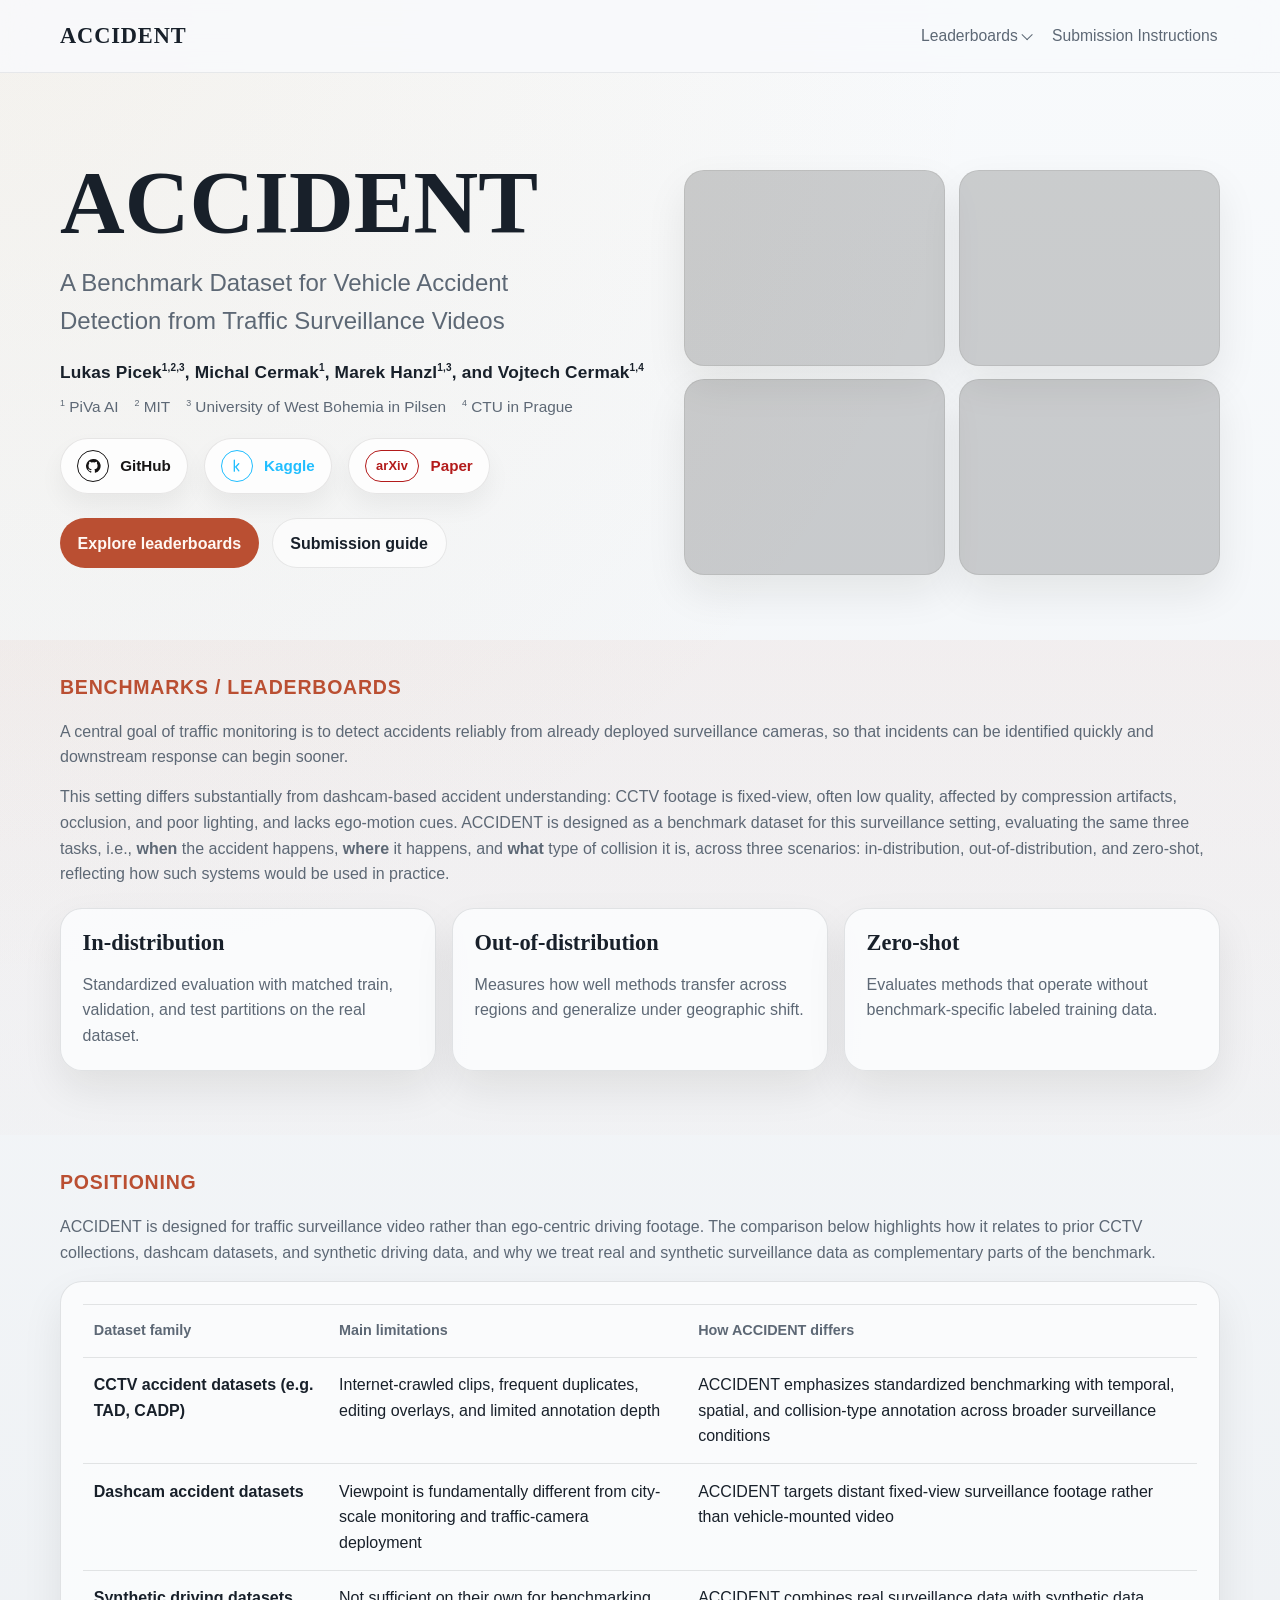
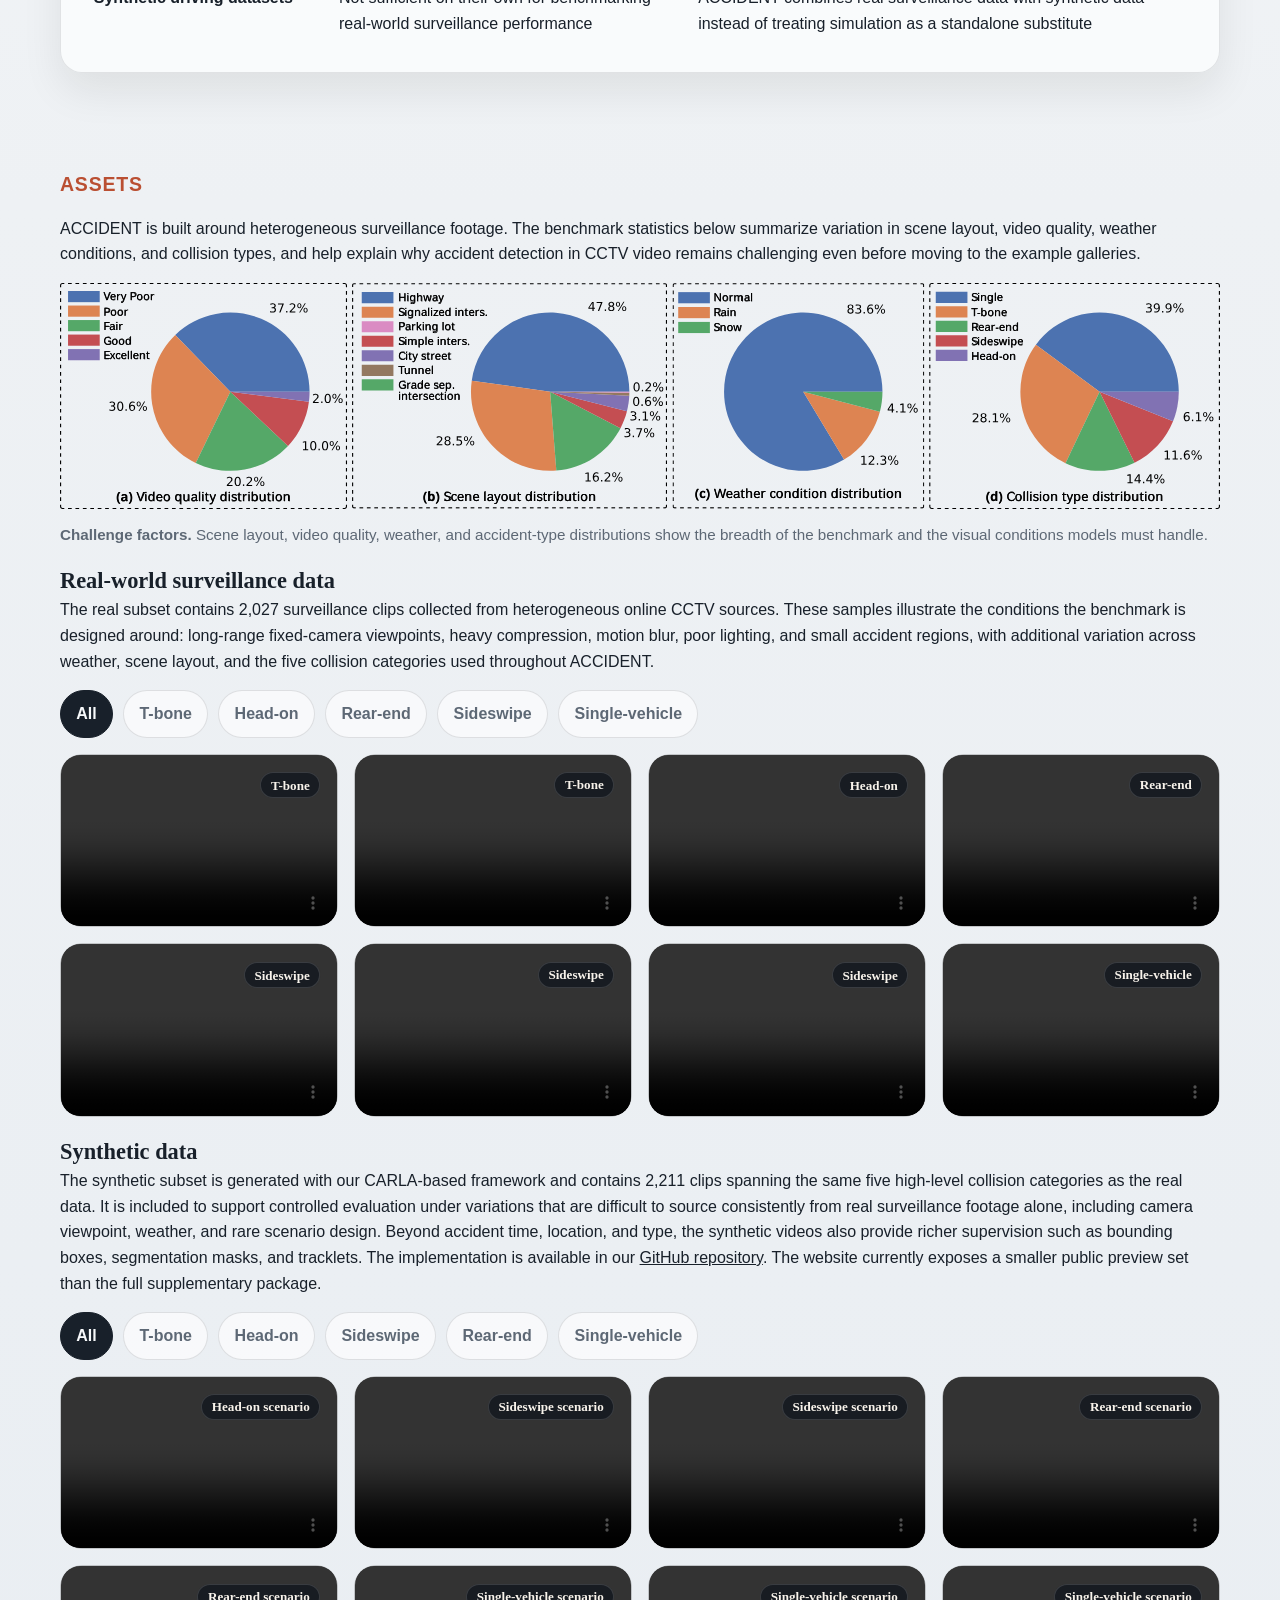
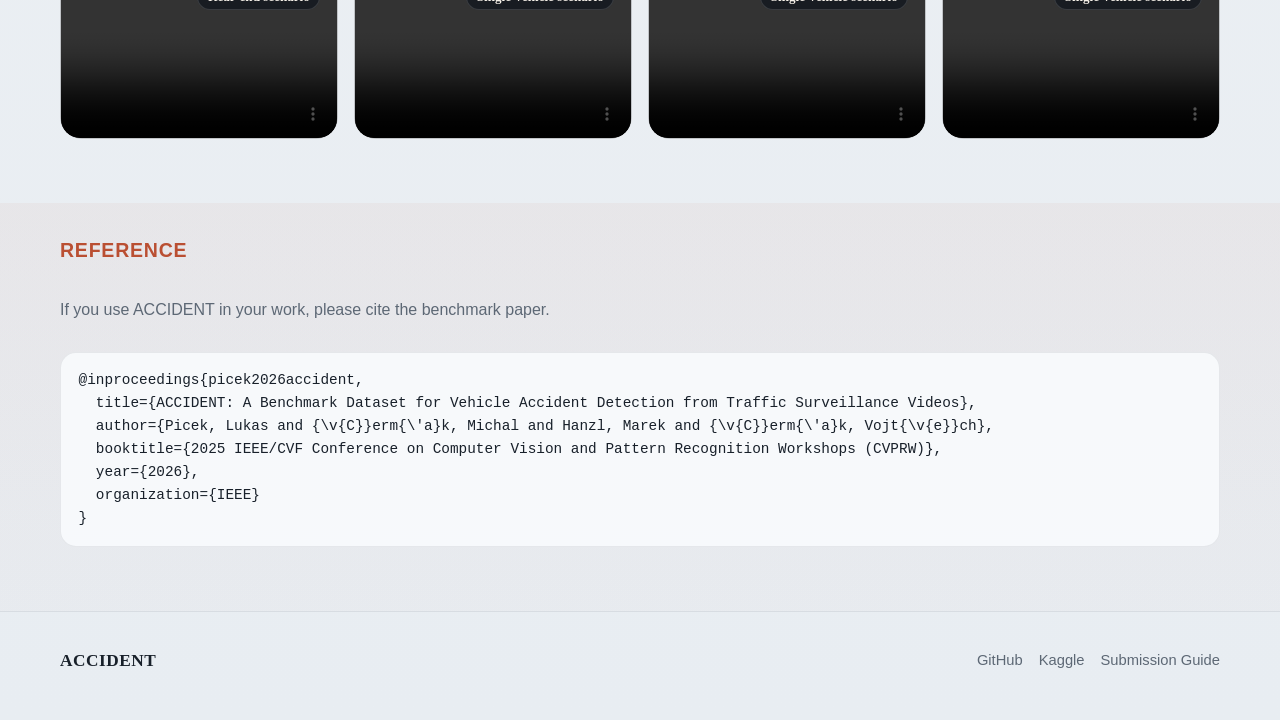
<file: index.html>
<!DOCTYPE html>
<html lang="en">

<head>
    <meta charset="UTF-8">
    <meta name="viewport" content="width=device-width, initial-scale=1.0">
    <title>ACCIDENT Project Page</title>
    <meta name="description" content="ACCIDENT: a benchmark dataset for vehicle accident detection from traffic surveillance videos">
    <link rel="canonical" href="https://accidentbench.github.io/">
    <meta property="og:type" content="website">
    <meta property="og:title" content="ACCIDENT Project Page">
    <meta property="og:description" content="ACCIDENT: a benchmark dataset for vehicle accident detection from traffic surveillance videos">
    <meta property="og:url" content="https://accidentbench.github.io/">
    <meta property="og:image" content="https://accidentbench.github.io/assets/figures/main.png">
    <meta name="twitter:card" content="summary_large_image">
    <meta name="twitter:title" content="ACCIDENT Project Page">
    <meta name="twitter:description" content="ACCIDENT: a benchmark dataset for vehicle accident detection from traffic surveillance videos">
    <meta name="twitter:image" content="https://accidentbench.github.io/assets/figures/main.png">
    <link rel="stylesheet" href="assets/css/site.css">
    <script data-goatcounter="https://accidentbench.goatcounter.com/count" async src="//gc.zgo.at/count.js"></script>
    <script type="application/ld+json">
    {
      "@context": "https://schema.org",
      "@type": "Dataset",
      "name": "ACCIDENT",
      "description": "A benchmark dataset for vehicle accident detection from traffic surveillance videos, with in-distribution, out-of-distribution, and zero-shot leaderboards.",
      "url": "https://accidentbench.github.io/",
      "keywords": [
        "vehicle accident detection",
        "traffic surveillance",
        "CCTV",
        "benchmark dataset",
        "leaderboard"
      ],
      "creator": [
        { "@type": "Person", "name": "Lukas Picek" },
        { "@type": "Person", "name": "Michal Cermak" },
        { "@type": "Person", "name": "Marek Hanzl" },
        { "@type": "Person", "name": "Vojtech Cermak" }
      ],
      "sameAs": [
        "https://github.com/accidentbench/ACCIDENT",
        "https://www.kaggle.com/datasets/picekl/accident",
        "https://arxiv.org/abs/2604.09819"
      ],
      "includedInDataCatalog": {
        "@type": "DataCatalog",
        "name": "ACCIDENT Benchmark"
      }
    }
    </script>
</head>

<body>
    <header class="site-header">
        <div class="container nav-shell">
            <a class="brand" href="#top">ACCIDENT</a>
            <nav class="main-nav" aria-label="Primary">
                <div class="nav-dropdown">
                    <button class="nav-dropdown-toggle" type="button" aria-expanded="false" aria-haspopup="true">
                        Leaderboards
                    </button>
                    <div class="nav-dropdown-menu" role="menu" aria-label="Benchmark leaderboards">
                        <a href="benchmarks/in-distribution/index.html" role="menuitem">In-distribution</a>
                        <a href="benchmarks/out-of-distribution/index.html" role="menuitem">Out-of-distribution</a>
                        <a href="benchmarks/zero-shot/index.html" role="menuitem">Zero-shot</a>
                    </div>
                </div>
                <a href="submission/index.html">Submission Instructions</a>
            </nav>
        </div>
    </header>

    <main id="top">
        <section class="hero">
            <div class="container hero-grid">
                <div class="hero-copy">
                    <h1>ACCIDENT</h1>
                    <p class="hero-subtitle">A Benchmark Dataset for Vehicle Accident Detection from Traffic
                        Surveillance Videos</p>
                    <p class="hero-authors">
                        Lukas Picek<sup>1,2,3</sup>, Michal Cermak<sup>1</sup>, Marek Hanzl<sup>1,3</sup>, and Vojtech
                        Cermak<sup>1,4</sup>
                    </p>
                    <p class="hero-affiliations">
                        <span><sup>1</sup> PiVa AI</span>
                        <span><sup>2</sup> MIT</span>
                        <span><sup>3</sup> University of West Bohemia in Pilsen</span>
                        <span><sup>4</sup> CTU in Prague</span>
                    </p>
                    <div class="platform-links" aria-label="External project links">
                        <a class="platform-link platform-link-github" href="https://github.com/accidentbench/ACCIDENT"
                            target="_blank" rel="noreferrer">
                            <span class="platform-icon" aria-hidden="true">
                                <svg viewBox="0 0 24 24" focusable="false">
                                    <path
                                        d="M12 1.5a10.5 10.5 0 0 0-3.32 20.46c.53.1.72-.23.72-.51v-1.81c-2.94.64-3.56-1.25-3.56-1.25-.48-1.2-1.17-1.52-1.17-1.52-.96-.66.07-.65.07-.65 1.05.08 1.61 1.08 1.61 1.08.95 1.61 2.48 1.15 3.08.87.09-.68.37-1.15.67-1.41-2.35-.27-4.81-1.18-4.81-5.24 0-1.16.42-2.11 1.09-2.86-.11-.27-.47-1.37.1-2.85 0 0 .9-.29 2.94 1.09a10.18 10.18 0 0 1 5.36 0c2.03-1.38 2.93-1.09 2.93-1.09.58 1.48.22 2.58.11 2.85.68.75 1.09 1.7 1.09 2.86 0 4.07-2.47 4.96-4.83 5.22.38.33.72.97.72 1.97v2.92c0 .28.19.62.73.51A10.5 10.5 0 0 0 12 1.5Z">
                                    </path>
                                </svg>
                            </span>
                            <span>GitHub</span>
                        </a>
                        <a class="platform-link platform-link-kaggle"
                            href="https://www.kaggle.com/datasets/picekl/accident" target="_blank" rel="noreferrer">
                            <span class="platform-icon" aria-hidden="true">
                                <svg viewBox="0 0 24 24" focusable="false">
                                    <path
                                        d="M7 3.25a1 1 0 0 1 2 0v10.02l4.82-5.22a1 1 0 1 1 1.46 1.36L11.5 13.5l4.01 5.09a1 1 0 0 1-1.57 1.24L9 13.56v6.19a1 1 0 1 1-2 0V3.25Z">
                                    </path>
                                </svg>
                            </span>
                            <span>Kaggle</span>
                        </a>
                        <a class="platform-link platform-link-arxiv" href="https://arxiv.org/abs/2604.09819"
                            target="_blank" rel="noreferrer">
                            <span class="platform-wordmark" aria-hidden="true">arXiv</span>
                            <span>Paper</span>
                        </a>
                    </div>
                    <div class="hero-actions">
                        <a class="button button-primary" href="#benchmark-heading">Explore leaderboards</a>
                        <a class="button button-secondary" href="submission/index.html">Submission guide</a>
                    </div>
                </div>
                <div class="hero-media">
                    <div class="hero-video-grid" aria-label="Representative ACCIDENT video previews">
                        <video autoplay muted loop playsinline preload="metadata">
                            <source src="./assets/videos/real-world/tbone%20(3).mp4" type="video/mp4">
                        </video>
                        <video autoplay muted loop playsinline preload="metadata">
                            <source src="./assets/videos/real-world/rearend (3).mp4" type="video/mp4">
                        </video>
                        <video autoplay muted loop playsinline preload="metadata">
                            <source src="./assets/videos/real-world/sideswipe.mp4" type="video/mp4">
                        </video>
                        <video autoplay muted loop playsinline preload="metadata">
                            <source src="./assets/videos/real-world/single%20(2).mp4" type="video/mp4">
                        </video>
                    </div>
                </div>
            </div>
        </section>

        <section id="benchmark" class="section section-accent">
            <div class="container">
                <div class="section-heading section-heading-anchor" id="benchmark-heading">
                    <p class="eyebrow">Benchmarks / Leaderboards</p>
                </div>
                <div class="benchmark-intro">
                    <p>
                        A central goal of traffic monitoring is to detect accidents reliably from already deployed
                        surveillance cameras, so that incidents can be identified quickly and downstream response can
                        begin sooner.
                    </p>
                    <p>
                        This setting differs substantially from dashcam-based accident understanding: CCTV footage is
                        fixed-view, often low quality, affected by compression artifacts, occlusion, and poor lighting,
                        and lacks ego-motion cues. ACCIDENT is designed as a benchmark dataset for this surveillance
                        setting, evaluating the same three tasks, i.e., <b>when</b> the accident happens, <b>where</b> it happens, and <b>what</b>
                        type of collision it is, across three scenarios: in-distribution, out-of-distribution, and
                        zero-shot, reflecting how such systems would be used in practice.
                    </p>
                </div>
                <div class="benchmark-grid">
                    <a class="leaderboard-link-card track-card" href="benchmarks/in-distribution/index.html">
                        <h3>In-distribution</h3>
                        <p>Standardized evaluation with matched train, validation, and test partitions on the real
                            dataset.</p>
                    </a>
                    <a class="leaderboard-link-card track-card" href="benchmarks/out-of-distribution/index.html">
                        <h3>Out-of-distribution</h3>
                        <p>Measures how well methods transfer across regions and generalize under geographic shift.</p>
                    </a>
                    <a class="leaderboard-link-card track-card" href="benchmarks/zero-shot/index.html">
                        <h3>Zero-shot</h3>
                        <p>Evaluates methods that operate without benchmark-specific labeled training data.</p>
                    </a>
                </div>
            </div>
        </section>

        <section id="comparison" class="section">
            <div class="container">
                <div class="section-heading">
                    <p class="eyebrow">Positioning</p>
                </div>
                <p class="section-text comparison-intro">
                    ACCIDENT is designed for traffic surveillance video rather than ego-centric driving footage. The
                    comparison below highlights how it relates to prior CCTV collections, dashcam datasets, and
                    synthetic driving data, and why we treat real and synthetic surveillance data as complementary parts
                    of the benchmark.
                </p>
                <div class="table-card comparison-card">
                    <table>
                        <thead>
                            <tr>
                                <th>Dataset family</th>
                                <th>Main limitations</th>
                                <th>How ACCIDENT differs</th>
                            </tr>
                        </thead>
                        <tbody>
                            <tr>
                                <td><strong>CCTV accident datasets (e.g. TAD, CADP)</strong></td>
                                <td>Internet-crawled clips, frequent duplicates, editing overlays, and limited
                                    annotation depth</td>
                                <td>ACCIDENT emphasizes standardized benchmarking with temporal, spatial, and
                                    collision-type annotation across broader surveillance conditions</td>
                            </tr>
                            <tr>
                                <td><strong>Dashcam accident datasets</strong></td>
                                <td>Viewpoint is fundamentally different from city-scale monitoring and traffic-camera
                                    deployment</td>
                                <td>ACCIDENT targets distant fixed-view surveillance footage rather than vehicle-mounted
                                    video</td>
                            </tr>
                            <tr>
                                <td><strong>Synthetic driving datasets</strong></td>
                                <td>Not sufficient on their own for benchmarking real-world surveillance performance
                                </td>
                                <td>ACCIDENT combines real surveillance data with synthetic data instead of treating
                                    simulation as a standalone substitute</td>
                            </tr>
                        </tbody>
                    </table>
                </div>
            </div>
        </section>

        <section id="assets" class="section">
            <div class="container">
                <div class="section-heading">
                    <p class="eyebrow">Assets</p>
                </div>
                <div class="asset-stack">
                    <div class="asset-subsection">
                        <div class="asset-subsection-head">
                            <p>ACCIDENT is built around heterogeneous surveillance footage. The benchmark statistics
                                below summarize variation in scene layout, video quality, weather conditions, and
                                collision types, and help explain why accident detection in CCTV video remains
                                challenging even before moving to the example galleries.</p>
                        </div>
                        <div class="asset-grid asset-grid-figures asset-grid-single">
                            <figure class="asset-figure">
                                <img src="./assets/figures/group-13.svg" alt="Dataset statistics figure">
                                <figcaption>
                                    <strong>Challenge factors.</strong> Scene layout, video quality, weather, and
                                    accident-type distributions show the breadth of the benchmark and the visual
                                    conditions models must handle.
                                </figcaption>
                            </figure>
                        </div>
                    </div>

                    <div class="asset-subsection">
                        <div class="asset-subsection-head">
                            <h3>Real-world surveillance data</h3>
                            <p>The real subset contains 2,027 surveillance clips collected from heterogeneous online
                                CCTV sources. These samples illustrate the conditions the benchmark is designed around:
                                long-range fixed-camera viewpoints, heavy compression, motion blur, poor lighting, and
                                small accident regions, with additional variation across weather, scene layout, and the
                                five collision categories used throughout ACCIDENT.</p>
                        </div>
                        <div class="asset-filters" role="toolbar" aria-label="Filter real-world examples">
                            <button class="asset-filter-button active" type="button" data-filter-group="real-world"
                                data-filter="all">All</button>
                            <button class="asset-filter-button" type="button" data-filter-group="real-world"
                                data-filter="t-bone">T-bone</button>
                            <button class="asset-filter-button" type="button" data-filter-group="real-world"
                                data-filter="head-on">Head-on</button>
                            <button class="asset-filter-button" type="button" data-filter-group="real-world"
                                data-filter="rear-end">Rear-end</button>
                            <button class="asset-filter-button" type="button" data-filter-group="real-world"
                                data-filter="sideswipe">Sideswipe</button>
                            <button class="asset-filter-button" type="button" data-filter-group="real-world"
                                data-filter="single">Single-vehicle</button>
                        </div>
                        <div class="asset-grid asset-grid-real">
                            <article class="card asset-card asset-card-sample" data-filter-group="real-world"
                                data-type="t-bone">
                                <video controls preload="metadata" muted loop>
                                    <source data-src="./assets/videos/real-world/tbone%20(3).mp4" type="video/mp4">
                                </video>
                                <h4>T-bone</h4>
                            </article>
                            <article class="card asset-card asset-card-sample" data-filter-group="real-world"
                                data-type="t-bone">
                                <video controls preload="metadata" muted loop>
                                    <source data-src="./assets/videos/real-world/tbone%20(4).mp4" type="video/mp4">
                                </video>
                                <h4>T-bone</h4>
                            </article>
                            <article class="card asset-card asset-card-sample" data-filter-group="real-world"
                                data-type="t-bone">
                                <video controls preload="metadata" muted loop>
                                    <source data-src="./assets/videos/real-world/tbone%20(5).mp4" type="video/mp4">
                                </video>
                                <h4>T-bone</h4>
                            </article>
                            <article class="card asset-card asset-card-sample" data-filter-group="real-world"
                                data-type="t-bone">
                                <video controls preload="metadata" muted loop>
                                    <source data-src="./assets/videos/real-world/tbone%20(6).mp4" type="video/mp4">
                                </video>
                                <h4>T-bone</h4>
                            </article>
                            <article class="card asset-card asset-card-sample" data-filter-group="real-world"
                                data-type="head-on">
                                <video controls preload="metadata" muted loop>
                                    <source data-src="./assets/videos/real-world/headon.mp4" type="video/mp4">
                                </video>
                                <h4>Head-on</h4>
                            </article>
                            <article class="card asset-card asset-card-sample" data-filter-group="real-world"
                                data-type="head-on">
                                <video controls preload="metadata" muted loop>
                                    <source data-src="./assets/videos/real-world/headon-nn.mp4" type="video/mp4">
                                </video>
                                <h4>Head-on</h4>
                            </article>
                            <article class="card asset-card asset-card-sample" data-filter-group="real-world"
                                data-type="head-on">
                                <video controls preload="metadata" muted loop>
                                    <source data-src="./assets/videos/real-world/headon-rd.mp4" type="video/mp4">
                                </video>
                                <h4>Head-on</h4>
                            </article>
                            <article class="card asset-card asset-card-sample" data-filter-group="real-world"
                                data-type="head-on">
                                <video controls preload="metadata" muted loop>
                                    <source data-src="./assets/videos/real-world/headon-sn.mp4" type="video/mp4">
                                </video>
                                <h4>Head-on</h4>
                            </article>
                            <article class="card asset-card asset-card-sample" data-filter-group="real-world"
                                data-type="rear-end">
                                <video controls preload="metadata" muted loop>
                                    <source data-src="./assets/videos/real-world/rearend%20(2).mp4" type="video/mp4">
                                </video>
                                <h4>Rear-end</h4>
                            </article>
                            <article class="card asset-card asset-card-sample" data-filter-group="real-world"
                                data-type="rear-end">
                                <video controls preload="metadata" muted loop>
                                    <source data-src="./assets/videos/real-world/rearend%20(3).mp4" type="video/mp4">
                                </video>
                                <h4>Rear-end</h4>
                            </article>
                            <article class="card asset-card asset-card-sample" data-filter-group="real-world"
                                data-type="rear-end">
                                <video controls preload="metadata" muted loop>
                                    <source data-src="./assets/videos/real-world/rearend-rd.mp4" type="video/mp4">
                                </video>
                                <h4>Rear-end</h4>
                            </article>
                            <article class="card asset-card asset-card-sample" data-filter-group="real-world"
                                data-type="rear-end">
                                <video controls preload="metadata" muted loop>
                                    <source data-src="./assets/videos/real-world/rearend-sn.mp4" type="video/mp4">
                                </video>
                                <h4>Rear-end</h4>
                            </article>
                            <article class="card asset-card asset-card-sample" data-filter-group="real-world"
                                data-type="sideswipe">
                                <video controls preload="metadata" muted loop>
                                    <source data-src="./assets/videos/real-world/sideswipe.mp4" type="video/mp4">
                                </video>
                                <h4>Sideswipe</h4>
                            </article>
                            <article class="card asset-card asset-card-sample" data-filter-group="real-world"
                                data-type="sideswipe">
                                <video controls preload="metadata" muted loop>
                                    <source data-src="./assets/videos/real-world/sideswipe-nn.mp4" type="video/mp4">
                                </video>
                                <h4>Sideswipe</h4>
                            </article>
                            <article class="card asset-card asset-card-sample" data-filter-group="real-world"
                                data-type="sideswipe">
                                <video controls preload="metadata" muted loop>
                                    <source data-src="./assets/videos/real-world/sideswipe-rn.mp4" type="video/mp4">
                                </video>
                                <h4>Sideswipe</h4>
                            </article>
                            <article class="card asset-card asset-card-sample" data-filter-group="real-world"
                                data-type="sideswipe">
                                <video controls preload="metadata" muted loop>
                                    <source data-src="./assets/videos/real-world/sideswipe%20(2).mp4" type="video/mp4">
                                </video>
                                <h4>Sideswipe</h4>
                            </article>
                            <article class="card asset-card asset-card-sample" data-filter-group="real-world"
                                data-type="single">
                                <video controls preload="metadata" muted loop>
                                    <source data-src="./assets/videos/real-world/single-rn.mp4" type="video/mp4">
                                </video>
                                <h4>Single-vehicle</h4>
                            </article>
                            <article class="card asset-card asset-card-sample" data-filter-group="real-world"
                                data-type="single">
                                <video controls preload="metadata" muted loop>
                                    <source data-src="./assets/videos/real-world/single-rd.mp4" type="video/mp4">
                                </video>
                                <h4>Single-vehicle</h4>
                            </article>
                            <article class="card asset-card asset-card-sample" data-filter-group="real-world"
                                data-type="single">
                                <video controls preload="metadata" muted loop>
                                    <source data-src="./assets/videos/real-world/single%20(2).mp4" type="video/mp4">
                                </video>
                                <h4>Single-vehicle</h4>
                            </article>
                            <article class="card asset-card asset-card-sample" data-filter-group="real-world"
                                data-type="single">
                                <video controls preload="metadata" muted loop>
                                    <source data-src="./assets/videos/real-world/single%20(3).mp4" type="video/mp4">
                                </video>
                                <h4>Single-vehicle</h4>
                            </article>
                        </div>
                    </div>

                    <div class="asset-subsection">
                        <div class="asset-subsection-head">
                            <h3>Synthetic data</h3>
                            <p>The synthetic subset is generated with our CARLA-based framework and contains 2,211 clips
                                spanning the same five high-level collision categories as the real data. It is included
                                to support controlled evaluation under variations that are difficult to source
                                consistently from real surveillance footage alone, including camera viewpoint, weather,
                                and rare scenario design. Beyond accident time, location, and type, the synthetic videos
                                also provide richer supervision such as bounding boxes, segmentation masks, and
                                tracklets. The implementation is available in our <a
                                    href="https://github.com/accidentbench/ACCIDENT" target="_blank"
                                    rel="noreferrer">GitHub repository</a>. The website currently exposes a smaller
                                public preview set than the full supplementary package.</p>
                        </div>
                        <div class="asset-filters" role="toolbar" aria-label="Filter synthetic scenarios">
                            <button class="asset-filter-button active" type="button" data-filter-group="synthetic"
                                data-filter="all">All</button>
                            <button class="asset-filter-button" type="button" data-filter-group="synthetic"
                                data-filter="t-bone">T-bone</button>
                            <button class="asset-filter-button" type="button" data-filter-group="synthetic"
                                data-filter="head-on">Head-on</button>
                            <button class="asset-filter-button" type="button" data-filter-group="synthetic"
                                data-filter="sideswipe">Sideswipe</button>
                            <button class="asset-filter-button" type="button" data-filter-group="synthetic"
                                data-filter="rear-end">Rear-end</button>
                            <button class="asset-filter-button" type="button" data-filter-group="synthetic"
                                data-filter="single">Single-vehicle</button>
                        </div>
                        <div class="asset-grid asset-grid-synth">
                            <article class="card asset-card asset-card-sample" data-filter-group="synthetic"
                                data-type="head-on">
                                <video controls preload="metadata" muted loop>
                                    <source data-src="./assets/videos/synthetic/Town03_head-on_clear_30.mp4" type="video/mp4">
                                </video>
                                <h4>Head-on scenario</h4>
                            </article>
                            <article class="card asset-card asset-card-sample" data-filter-group="synthetic"
                                data-type="head-on">
                                <video controls preload="metadata" muted loop>
                                    <source data-src="./assets/videos/synthetic/Town03_head-on_wet_49.mp4" type="video/mp4">
                                </video>
                                <h4>Head-on scenario</h4>
                            </article>
                            <article class="card asset-card asset-card-sample" data-filter-group="synthetic"
                                data-type="head-on">
                                <video controls preload="metadata" muted loop>
                                    <source data-src="./assets/videos/synthetic/Town05_head-on_rain_53.mp4" type="video/mp4">
                                </video>
                                <h4>Head-on scenario</h4>
                            </article>
                            <article class="card asset-card asset-card-sample" data-filter-group="synthetic"
                                data-type="head-on">
                                <video controls preload="metadata" muted loop>
                                    <source data-src="./assets/videos/synthetic/Town06_head-on_sunset_12.mp4" type="video/mp4">
                                </video>
                                <h4>Head-on scenario</h4>
                            </article>
                            <article class="card asset-card asset-card-sample" data-filter-group="synthetic"
                                data-type="sideswipe">
                                <video controls preload="metadata" muted loop>
                                    <source data-src="./assets/videos/synthetic/Town05_sideswipe_clear_05.mp4" type="video/mp4">
                                </video>
                                <h4>Sideswipe scenario</h4>
                            </article>
                            <article class="card asset-card asset-card-sample" data-filter-group="synthetic"
                                data-type="sideswipe">
                                <video controls preload="metadata" muted loop>
                                    <source data-src="./assets/videos/synthetic/Town05_sideswipe_sunset_30.mp4" type="video/mp4">
                                </video>
                                <h4>Sideswipe scenario</h4>
                            </article>
                            <article class="card asset-card asset-card-sample" data-filter-group="synthetic"
                                data-type="sideswipe">
                                <video controls preload="metadata" muted loop>
                                    <source data-src="./assets/videos/synthetic/Town05_sideswipe_wet_42.mp4" type="video/mp4">
                                </video>
                                <h4>Sideswipe scenario</h4>
                            </article>
                            <article class="card asset-card asset-card-sample" data-filter-group="synthetic"
                                data-type="sideswipe">
                                <video controls preload="metadata" muted loop>
                                    <source data-src="./assets/videos/synthetic/Town06_sideswipe_clear_45.mp4" type="video/mp4">
                                </video>
                                <h4>Sideswipe scenario</h4>
                            </article>
                            <article class="card asset-card asset-card-sample" data-filter-group="synthetic"
                                data-type="rear-end">
                                <video controls preload="metadata" muted loop>
                                    <source data-src="./assets/videos/synthetic/Town04_rear-end_clear_14.mp4" type="video/mp4">
                                </video>
                                <h4>Rear-end scenario</h4>
                            </article>
                            <article class="card asset-card asset-card-sample" data-filter-group="synthetic"
                                data-type="rear-end">
                                <video controls preload="metadata" muted loop>
                                    <source data-src="./assets/videos/synthetic/Town04_rear-end_wet_46.mp4" type="video/mp4">
                                </video>
                                <h4>Rear-end scenario</h4>
                            </article>
                            <article class="card asset-card asset-card-sample" data-filter-group="synthetic"
                                data-type="rear-end">
                                <video controls preload="metadata" muted loop>
                                    <source data-src="./assets/videos/synthetic/Town07_rear-end_clear_45.mp4" type="video/mp4">
                                </video>
                                <h4>Rear-end scenario</h4>
                            </article>
                            <article class="card asset-card asset-card-sample" data-filter-group="synthetic"
                                data-type="rear-end">
                                <video controls preload="metadata" muted loop>
                                    <source data-src="./assets/videos/synthetic/Town07_rear-end_sunset_28.mp4" type="video/mp4">
                                </video>
                                <h4>Rear-end scenario</h4>
                            </article>
                            <article class="card asset-card asset-card-sample" data-filter-group="synthetic"
                                data-type="t-bone">
                                <video controls preload="metadata" muted loop>
                                    <source data-src="./assets/videos/synthetic/Town03_t-bone_clear_37.mp4" type="video/mp4">
                                </video>
                                <h4>T-bone scenario</h4>
                            </article>
                            <article class="card asset-card asset-card-sample" data-filter-group="synthetic"
                                data-type="t-bone">
                                <video controls preload="metadata" muted loop>
                                    <source data-src="./assets/videos/synthetic/Town03_t-bone_wet_43.mp4" type="video/mp4">
                                </video>
                                <h4>T-bone scenario</h4>
                            </article>
                            <article class="card asset-card asset-card-sample" data-filter-group="synthetic"
                                data-type="t-bone">
                                <video controls preload="metadata" muted loop>
                                    <source data-src="./assets/videos/synthetic/Town07_t-bone_clear_25.mp4" type="video/mp4">
                                </video>
                                <h4>T-bone scenario</h4>
                            </article>
                            <article class="card asset-card asset-card-sample" data-filter-group="synthetic"
                                data-type="t-bone">
                                <video controls preload="metadata" muted loop>
                                    <source data-src="./assets/videos/synthetic/Town10HD_t-bone_sunset_04.mp4" type="video/mp4">
                                </video>
                                <h4>T-bone scenario</h4>
                            </article>
                            <article class="card asset-card asset-card-sample" data-filter-group="synthetic"
                                data-type="single">
                                <video controls preload="metadata" muted loop>
                                    <source data-src="./assets/videos/synthetic/Town07_single_sunset_29.mp4" type="video/mp4">
                                </video>
                                <h4>Single-vehicle scenario</h4>
                            </article>
                            <article class="card asset-card asset-card-sample" data-filter-group="synthetic"
                                data-type="single">
                                <video controls preload="metadata" muted loop>
                                    <source data-src="./assets/videos/synthetic/Town07_single_wet_00.mp4" type="video/mp4">
                                </video>
                                <h4>Single-vehicle scenario</h4>
                            </article>
                            <article class="card asset-card asset-card-sample" data-filter-group="synthetic"
                                data-type="single">
                                <video controls preload="metadata" muted loop>
                                    <source data-src="./assets/videos/synthetic/Town10HD_single_sunset_32.mp4" type="video/mp4">
                                </video>
                                <h4>Single-vehicle scenario</h4>
                            </article>
                            <article class="card asset-card asset-card-sample" data-filter-group="synthetic"
                                data-type="single">
                                <video controls preload="metadata" muted loop>
                                    <source data-src="./assets/videos/synthetic/single-rgb.mp4" type="video/mp4">
                                </video>
                                <h4>Single-vehicle scenario</h4>
                            </article>
                        </div>
                    </div>
                </div>
            </div>
        </section>

        <section id="citation" class="section section-accent">
            <div class="container">
                <div class="section-heading">
                    <p class="eyebrow">Reference</p>
                </div>
                <div class="citation-card">
                    <p class="section-text">If you use ACCIDENT in your work, please cite the benchmark paper.</p>
                    <pre class="citation-bibtex"><code>@inproceedings{picek2026accident,
  title={ACCIDENT: A Benchmark Dataset for Vehicle Accident Detection from Traffic Surveillance Videos},
  author={Picek, Lukas and {\v{C}}erm{\'a}k, Michal and Hanzl, Marek and {\v{C}}erm{\'a}k, Vojt{\v{e}}ch},
  booktitle={2025 IEEE/CVF Conference on Computer Vision and Pattern Recognition Workshops (CVPRW)},
  year={2026},
  organization={IEEE}
}</code></pre>
                </div>
            </div>
        </section>

    </main>

    <footer class="site-footer">
        <div class="container footer-shell">
            <p class="footer-mark">ACCIDENT</p>
            <div class="footer-links">
                <a href="https://github.com/accidentbench/ACCIDENT" target="_blank" rel="noreferrer">GitHub</a>
                <a href="https://www.kaggle.com/datasets/picekl/accident" target="_blank" rel="noreferrer">Kaggle</a>
                <a href="submission/index.html">Submission Guide</a>
            </div>
        </div>
    </footer>

    <script src="assets/js/site.js"></script>
</body>

</html>
</file>
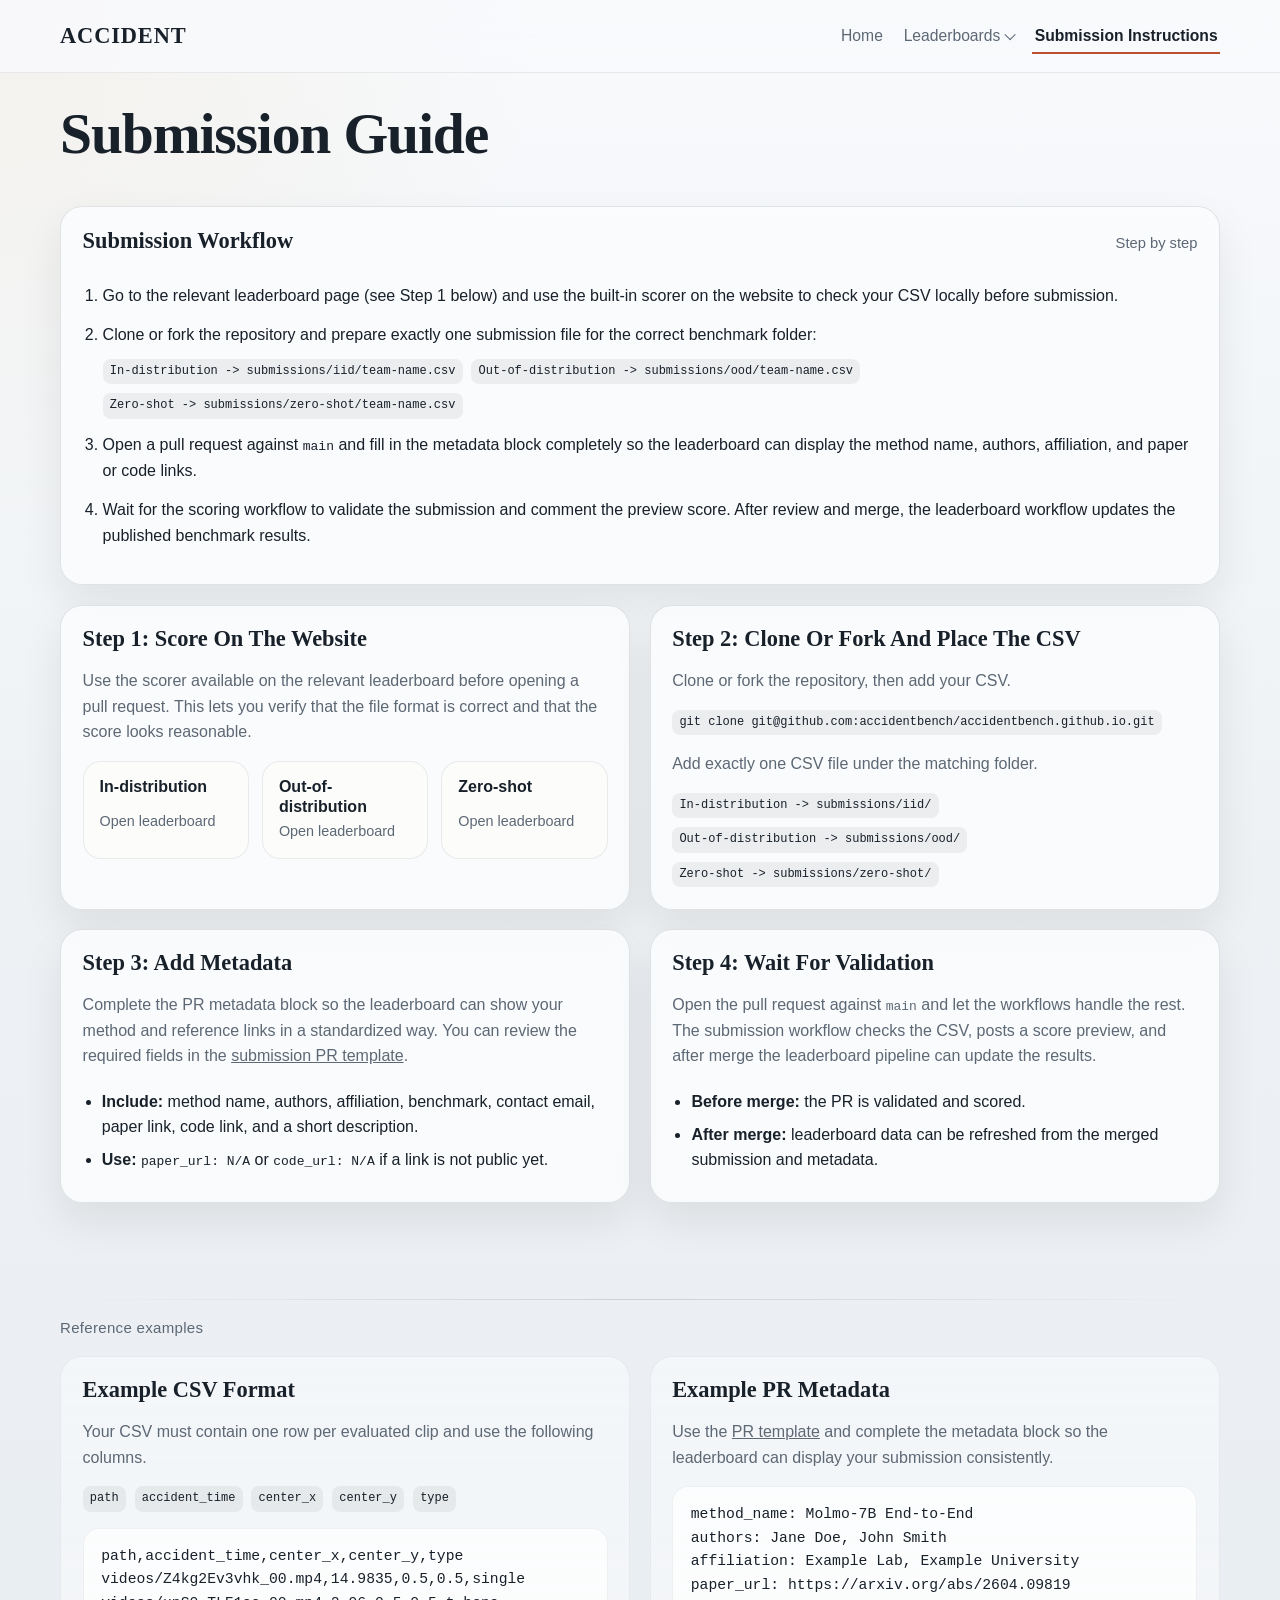
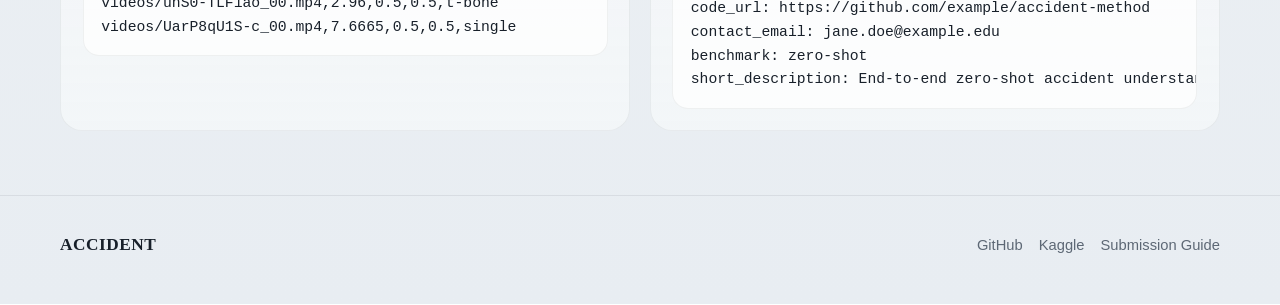
<file: submission/index.html>
<!DOCTYPE html>
<html lang="en">
<head>
    <meta charset="UTF-8">
    <meta name="viewport" content="width=device-width, initial-scale=1.0">
    <title>ACCIDENT Submission Guide</title>
    <meta name="description" content="How to submit results to the ACCIDENT benchmark leaderboards.">
    <link rel="canonical" href="https://accidentbench.github.io/submission/">
    <meta property="og:type" content="website">
    <meta property="og:title" content="ACCIDENT Submission Guide">
    <meta property="og:description" content="How to submit results to the ACCIDENT benchmark leaderboards.">
    <meta property="og:url" content="https://accidentbench.github.io/submission/">
    <meta property="og:image" content="https://accidentbench.github.io/assets/figures/main.png">
    <meta name="twitter:card" content="summary_large_image">
    <meta name="twitter:title" content="ACCIDENT Submission Guide">
    <meta name="twitter:description" content="How to submit results to the ACCIDENT benchmark leaderboards.">
    <meta name="twitter:image" content="https://accidentbench.github.io/assets/figures/main.png">
    <link rel="stylesheet" href="../assets/css/site.css">
    <script data-goatcounter="https://accidentbench.goatcounter.com/count" async src="//gc.zgo.at/count.js"></script>
</head>
<body>
    <header class="site-header">
        <div class="container nav-shell">
            <a class="brand" href="../index.html">ACCIDENT</a>
            <nav class="main-nav" aria-label="Primary">
                <a href="../index.html">Home</a>
                <div class="nav-dropdown">
                    <button class="nav-dropdown-toggle" type="button" aria-expanded="false" aria-haspopup="true">
                        Leaderboards
                    </button>
                    <div class="nav-dropdown-menu" role="menu" aria-label="Benchmark leaderboards">
                        <a href="../benchmarks/in-distribution/index.html" role="menuitem">In-distribution</a>
                        <a href="../benchmarks/out-of-distribution/index.html" role="menuitem">Out-of-distribution</a>
                        <a href="../benchmarks/zero-shot/index.html" role="menuitem">Zero-shot</a>
                    </div>
                </div>
                <a href="../submission/index.html" aria-current="page">Submission Instructions</a>
            </nav>
        </div>
    </header>

    <main>
        <section class="section benchmark-page-hero">
            <div class="container">
                <h1 class="benchmark-page-title">Submission Guide</h1>
            </div>
        </section>

        <section class="section">
            <div class="container leaderboard-page-grid">
                <div class="table-card">
                    <div class="table-head">
                        <h3>Submission Workflow</h3>
                        <span>Step by step</span>
                    </div>
                    <ol class="submission-steps">
                        <li>Go to the relevant leaderboard page (see Step 1 below) and use the built-in scorer on the website to check your CSV locally before submission.</li>
                        <li>Clone or fork the repository and prepare exactly one submission file for the correct benchmark folder:
                            <div class="submission-paths">
                                <code>In-distribution -&gt; submissions/iid/team-name.csv</code>
                                <code>Out-of-distribution -&gt; submissions/ood/team-name.csv</code>
                                <code>Zero-shot -&gt; submissions/zero-shot/team-name.csv</code>
                            </div>
                        </li>
                        <li>Open a pull request against <code>main</code> and fill in the metadata block completely so the leaderboard can display the method name, authors, affiliation, and paper or code links.</li>
                        <li>Wait for the scoring workflow to validate the submission and comment the preview score. After review and merge, the leaderboard workflow updates the published benchmark results.</li>
                    </ol>
                </div>
            </div>
        </section>

        <section class="section">
            <div class="container submission-guide-grid">
                <div class="card prose-card">
                    <h3>Step 1: Score On The Website</h3>
                    <p>Use the scorer available on the relevant leaderboard before opening a pull request. This lets you verify that the file format is correct and that the score looks reasonable.</p>
                    <div class="submission-leaderboard-links">
                        <a class="submission-leaderboard-link" href="../benchmarks/in-distribution/index.html">
                            <strong>In-distribution</strong>
                            <span>Open leaderboard</span>
                        </a>
                        <a class="submission-leaderboard-link" href="../benchmarks/out-of-distribution/index.html">
                            <strong>Out-of-distribution</strong>
                            <span>Open leaderboard</span>
                        </a>
                        <a class="submission-leaderboard-link" href="../benchmarks/zero-shot/index.html">
                            <strong>Zero-shot</strong>
                            <span>Open leaderboard</span>
                        </a>
                    </div>
                </div>
                <div class="card prose-card">
                    <h3>Step 2: Clone Or Fork And Place The CSV</h3>
                    <p>Clone or fork the repository, then add your CSV.</p>
                    <div class="submission-paths">
                        <code>git clone git@github.com:accidentbench/accidentbench.github.io.git</code>
                    </div>
                    <p>Add exactly one CSV file under the matching folder.</p>
                    <div class="submission-paths">
                        <code>In-distribution -&gt; submissions/iid/</code>
                        <code>Out-of-distribution -&gt; submissions/ood/</code>
                        <code>Zero-shot -&gt; submissions/zero-shot/</code>
                    </div>
                </div>
                <div class="card prose-card">
                    <h3>Step 3: Add Metadata</h3>
                    <p>Complete the PR metadata block so the leaderboard can show your method and reference links in a standardized way. You can review the required fields in the <a href="https://github.com/accidentbench/accidentbench.github.io/blob/main/.github/pull_request_template.md" target="_blank" rel="noreferrer">submission PR template</a>.</p>
                    <ul class="feature-list">
                        <li><strong>Include:</strong> method name, authors, affiliation, benchmark, contact email, paper link, code link, and a short description.</li>
                        <li><strong>Use:</strong> <code>paper_url: N/A</code> or <code>code_url: N/A</code> if a link is not public yet.</li>
                    </ul>
                </div>
                <div class="card prose-card">
                    <h3>Step 4: Wait For Validation</h3>
                    <p>Open the pull request against <code>main</code> and let the workflows handle the rest. The submission workflow checks the CSV, posts a score preview, and after merge the leaderboard pipeline can update the results.</p>
                    <ul class="feature-list">
                        <li><strong>Before merge:</strong> the PR is validated and scored.</li>
                        <li><strong>After merge:</strong> leaderboard data can be refreshed from the merged submission and metadata.</li>
                    </ul>
                </div>
            </div>
        </section>

        <section class="section">
            <div class="container submission-examples-shell">
                <div class="submission-examples-divider" aria-hidden="true"></div>
                <div class="submission-examples-head">
                    <p>Reference examples</p>
                </div>
                <div class="submission-guide-grid">
                    <div class="card prose-card submission-example-card">
                        <h3>Example CSV Format</h3>
                        <p>Your CSV must contain one row per evaluated clip and use the following columns.</p>
                        <div class="submission-paths">
                            <code>path</code>
                            <code>accident_time</code>
                            <code>center_x</code>
                            <code>center_y</code>
                            <code>type</code>
                        </div>
                        <pre class="submission-example"><code>path,accident_time,center_x,center_y,type
videos/Z4kg2Ev3vhk_00.mp4,14.9835,0.5,0.5,single
videos/unS0-TLF1ao_00.mp4,2.96,0.5,0.5,t-bone
videos/UarP8qU1S-c_00.mp4,7.6665,0.5,0.5,single</code></pre>
                    </div>
                    <div class="card prose-card submission-example-card">
                        <h3>Example PR Metadata</h3>
                        <p>Use the <a href="https://github.com/accidentbench/accidentbench.github.io/blob/main/.github/pull_request_template.md" target="_blank" rel="noreferrer">PR template</a> and complete the metadata block so the leaderboard can display your submission consistently.</p>
                        <pre class="submission-example"><code>method_name: Molmo-7B End-to-End
authors: Jane Doe, John Smith
affiliation: Example Lab, Example University
paper_url: https://arxiv.org/abs/2604.09819
code_url: https://github.com/example/accident-method
contact_email: jane.doe@example.edu
benchmark: zero-shot
short_description: End-to-end zero-shot accident understanding baseline using prompt-based temporal, spatial, and collision-type reasoning.</code></pre>
                    </div>
                </div>
            </div>
        </section>
    </main>

    <footer class="site-footer">
        <div class="container footer-shell">
            <p class="footer-mark">ACCIDENT</p>
            <div class="footer-links">
                <a href="https://github.com/accidentbench/ACCIDENT" target="_blank" rel="noreferrer">GitHub</a>
                <a href="https://www.kaggle.com/datasets/picekl/accident" target="_blank" rel="noreferrer">Kaggle</a>
                <a href="../submission/index.html">Submission Guide</a>
            </div>
        </div>
    </footer>

    <script src="../assets/js/site.js"></script>
</body>
</html>
</file>
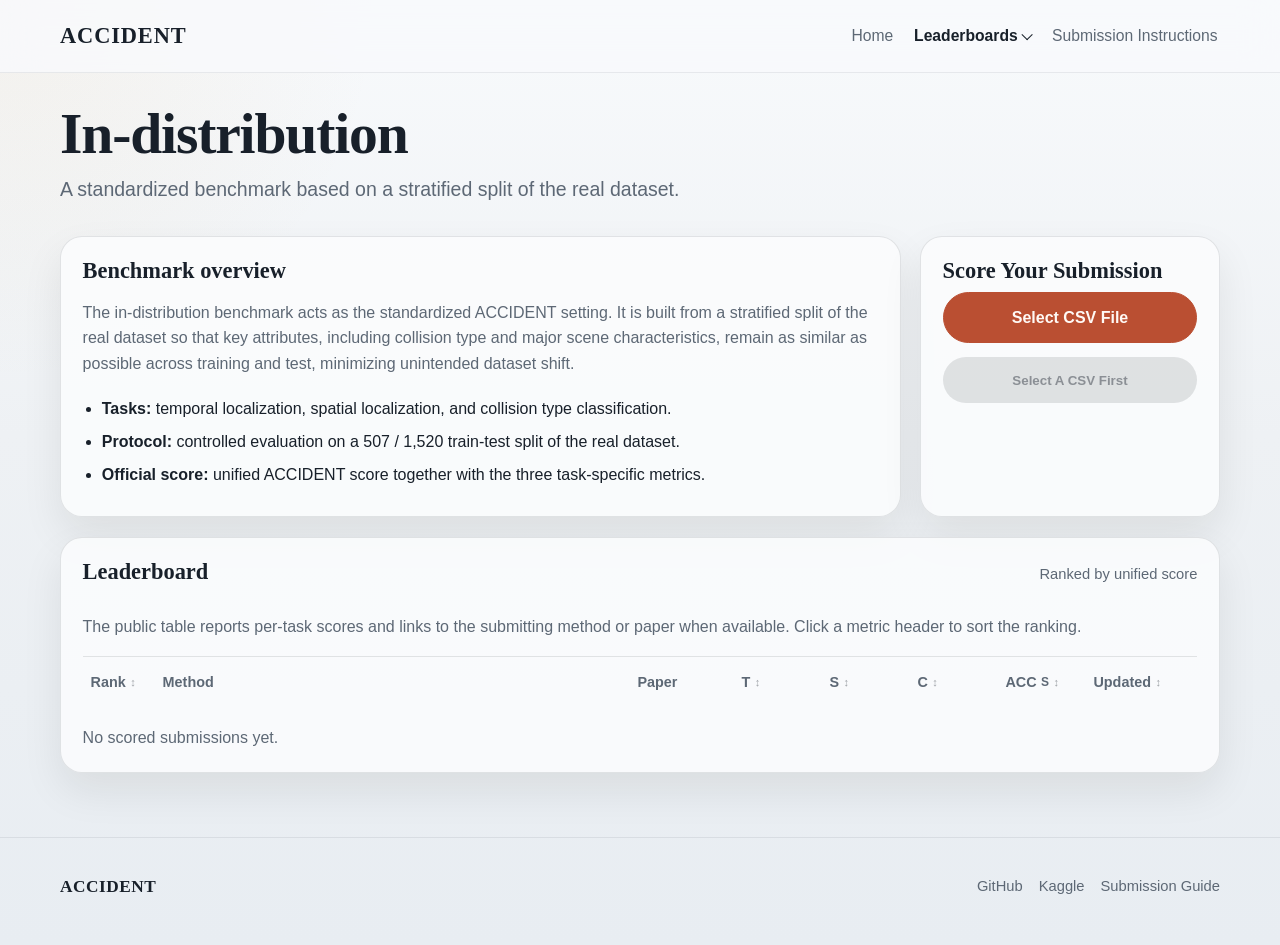
<file: benchmarks/in-distribution/index.html>
<!DOCTYPE html>
<html lang="en">
<head>
    <meta charset="UTF-8">
    <meta name="viewport" content="width=device-width, initial-scale=1.0">
    <title>ACCIDENT In-distribution Benchmark</title>
    <meta name="description" content="ACCIDENT in-distribution benchmark leaderboard and evaluation page.">
    <link rel="canonical" href="https://accidentbench.github.io/benchmarks/in-distribution/">
    <meta property="og:type" content="website">
    <meta property="og:title" content="ACCIDENT In-distribution Benchmark">
    <meta property="og:description" content="ACCIDENT in-distribution benchmark leaderboard and evaluation page.">
    <meta property="og:url" content="https://accidentbench.github.io/benchmarks/in-distribution/">
    <meta property="og:image" content="https://accidentbench.github.io/assets/figures/main.png">
    <meta name="twitter:card" content="summary_large_image">
    <meta name="twitter:title" content="ACCIDENT In-distribution Benchmark">
    <meta name="twitter:description" content="ACCIDENT in-distribution benchmark leaderboard and evaluation page.">
    <meta name="twitter:image" content="https://accidentbench.github.io/assets/figures/main.png">
    <link rel="stylesheet" href="../../assets/css/site.css">
    <script data-goatcounter="https://accidentbench.goatcounter.com/count" async src="//gc.zgo.at/count.js"></script>
</head>
<body>
    <header class="site-header">
        <div class="container nav-shell">
            <a class="brand" href="../../index.html">ACCIDENT</a>
            <nav class="main-nav" aria-label="Primary">
                <a href="../../index.html">Home</a>
                <div class="nav-dropdown">
                    <button class="nav-dropdown-toggle nav-is-current" type="button" aria-expanded="false" aria-haspopup="true">
                        Leaderboards
                    </button>
                    <div class="nav-dropdown-menu" role="menu" aria-label="Benchmark leaderboards">
                        <a href="../in-distribution/index.html" role="menuitem" aria-current="page">In-distribution</a>
                        <a href="../out-of-distribution/index.html" role="menuitem">Out-of-distribution</a>
                        <a href="../zero-shot/index.html" role="menuitem">Zero-shot</a>
                    </div>
                </div>
                <a href="../../submission/index.html">Submission Instructions</a>
            </nav>
        </div>
    </header>

    <main>
        <section class="section benchmark-page-hero">
            <div class="container">
                <h1 class="benchmark-page-title">In-distribution</h1>
                <p class="benchmark-page-subtitle">A standardized benchmark based on a stratified split of the real dataset.</p>
            </div>
        </section>

        <section class="section">
            <div class="container benchmark-top-grid">
                <div class="card prose-card">
                    <h3>Benchmark overview</h3>
                    <p>The in-distribution benchmark acts as the standardized ACCIDENT setting. It is built from a stratified split of the real dataset so that key attributes, including collision type and major scene characteristics, remain as similar as possible across training and test, minimizing unintended dataset shift.</p>
                    <ul class="feature-list">
                        <li><strong>Tasks:</strong> temporal localization, spatial localization, and collision type classification.</li>
                        <li><strong>Protocol:</strong> controlled evaluation on a 507 / 1,520 train-test split of the real dataset.</li>
                        <li><strong>Official score:</strong> unified ACCIDENT score together with the three task-specific metrics.</li>
                    </ul>
                </div>
                <div class="card prose-card submission-panel">
                    <div class="submission-box submission-box-standalone" data-benchmark="iid" data-split-column="split_in_distribution" data-split-value="test" data-labels-src="../../data/labels.csv">
                        <h3>Score Your Submission</h3>
                        <label class="upload-button">
                            <span>Select CSV File</span>
                            <input class="submission-input" type="file" accept=".csv,text/csv">
                        </label>
                        <button class="button button-primary score-button" type="button" disabled>Score Submission</button>
                        <dialog class="score-dialog">
                            <div class="score-dialog-head">
                                <h4>Submission Scores</h4>
                                <button class="score-dialog-close" type="button" aria-label="Close score dialog">&times;</button>
                            </div>
                            <p class="score-dialog-message" hidden></p>
                            <div class="score-results" hidden>
                                <div class="score-grid">
                                    <div class="score-card">
                                        <span class="score-label">ACC<sup>S</sup></span>
                                        <strong data-score="unified">-</strong>
                                    </div>
                                    <div class="score-card">
                                        <span class="score-label">C</span>
                                        <strong data-score="type">-</strong>
                                    </div>
                                    <div class="score-card">
                                        <span class="score-label">T</span>
                                        <strong data-score="temporal">-</strong>
                                    </div>
                                    <div class="score-card">
                                        <span class="score-label">S</span>
                                        <strong data-score="spatial">-</strong>
                                    </div>
                                </div>
                                <p class="score-note" data-score="matched"></p>
                                <a class="button button-secondary submit-pr-button" href="../../submission/index.html#iid" hidden>Submit To The Leaderboard</a>
                            </div>
                        </dialog>
                    </div>
                </div>
            </div>
        </section>

        <section class="section">
            <div class="container leaderboard-page-grid">
                <div class="table-card leaderboard-table-card" data-leaderboard-key="iid">
                    <div class="table-head">
                        <h3>Leaderboard</h3>
                        <span>Ranked by unified score</span>
                    </div>
                    <p class="leaderboard-intro">The public table reports per-task scores and links to the submitting method or paper when available. Click a metric header to sort the ranking.</p>
                    <table tabindex="-1">
                        <thead>
                            <tr>
                                <th><button class="leaderboard-sort-button" type="button" data-sort-key="rank" aria-pressed="false">Rank</button></th>
                                <th>Method</th>
                                <th>Paper</th>
                                <th><button class="leaderboard-sort-button" type="button" data-sort-key="temporal" aria-pressed="false">T</button></th>
                                <th><button class="leaderboard-sort-button" type="button" data-sort-key="spatial" aria-pressed="false">S</button></th>
                                <th><button class="leaderboard-sort-button" type="button" data-sort-key="type" aria-pressed="false">C</button></th>
                                <th><button class="leaderboard-sort-button" type="button" data-sort-key="unified" aria-pressed="false">ACC<sup>S</sup></button></th>
                                <th><button class="leaderboard-sort-button" type="button" data-sort-key="updated" aria-pressed="false">Updated</button></th>
                            </tr>
                        </thead>
                        <tbody class="leaderboard-table-body"></tbody>
                    </table>
                    <p class="leaderboard-empty">No scored submissions yet.</p>
                </div>
            </div>
        </section>
    </main>

    <footer class="site-footer">
        <div class="container footer-shell">
            <p class="footer-mark">ACCIDENT</p>
            <div class="footer-links">
                <a href="https://github.com/accidentbench/ACCIDENT" target="_blank" rel="noreferrer">GitHub</a>
                <a href="https://www.kaggle.com/datasets/picekl/accident" target="_blank" rel="noreferrer">Kaggle</a>
                <a href="../../submission/index.html">Submission Guide</a>
            </div>
        </div>
    </footer>

    <script src="../../assets/js/site.js"></script>
    <script src="../../data/labels.js"></script>
    <script src="../../data/leaderboards.js"></script>
    <script src="../../assets/js/submission-scoring.js"></script>
    <script src="../../assets/js/leaderboard-render.js"></script>
</body>
</html>
</file>
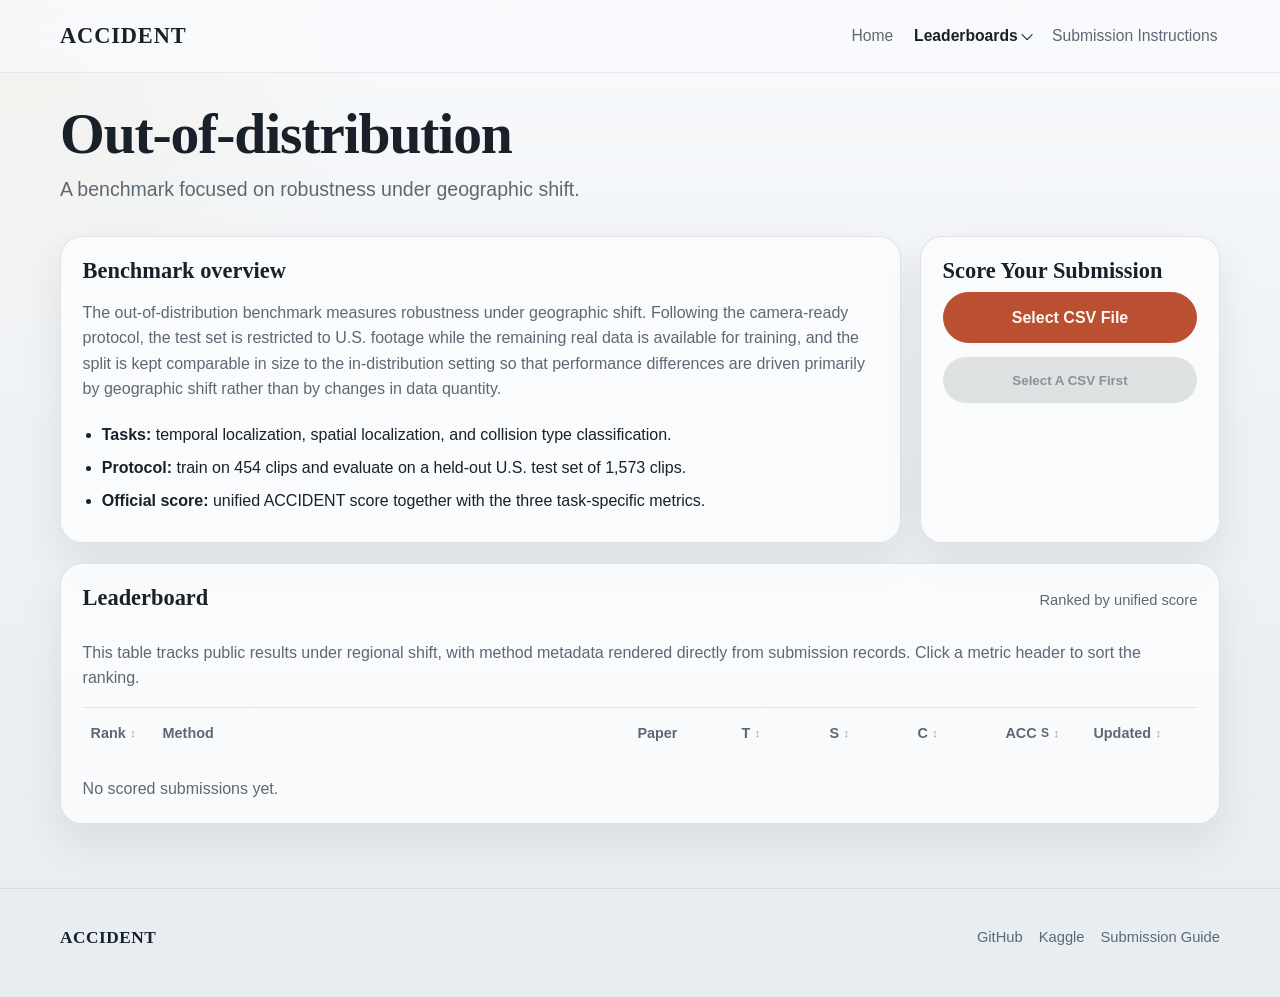
<file: benchmarks/out-of-distribution/index.html>
<!DOCTYPE html>
<html lang="en">
<head>
    <meta charset="UTF-8">
    <meta name="viewport" content="width=device-width, initial-scale=1.0">
    <title>ACCIDENT Out-of-distribution Benchmark</title>
    <meta name="description" content="ACCIDENT out-of-distribution benchmark leaderboard and evaluation page.">
    <link rel="canonical" href="https://accidentbench.github.io/benchmarks/out-of-distribution/">
    <meta property="og:type" content="website">
    <meta property="og:title" content="ACCIDENT Out-of-distribution Benchmark">
    <meta property="og:description" content="ACCIDENT out-of-distribution benchmark leaderboard and evaluation page.">
    <meta property="og:url" content="https://accidentbench.github.io/benchmarks/out-of-distribution/">
    <meta property="og:image" content="https://accidentbench.github.io/assets/figures/main.png">
    <meta name="twitter:card" content="summary_large_image">
    <meta name="twitter:title" content="ACCIDENT Out-of-distribution Benchmark">
    <meta name="twitter:description" content="ACCIDENT out-of-distribution benchmark leaderboard and evaluation page.">
    <meta name="twitter:image" content="https://accidentbench.github.io/assets/figures/main.png">
    <link rel="stylesheet" href="../../assets/css/site.css">
    <script data-goatcounter="https://accidentbench.goatcounter.com/count" async src="//gc.zgo.at/count.js"></script>
</head>
<body>
    <header class="site-header">
        <div class="container nav-shell">
            <a class="brand" href="../../index.html">ACCIDENT</a>
            <nav class="main-nav" aria-label="Primary">
                <a href="../../index.html">Home</a>
                <div class="nav-dropdown">
                    <button class="nav-dropdown-toggle nav-is-current" type="button" aria-expanded="false" aria-haspopup="true">
                        Leaderboards
                    </button>
                    <div class="nav-dropdown-menu" role="menu" aria-label="Benchmark leaderboards">
                        <a href="../in-distribution/index.html" role="menuitem">In-distribution</a>
                        <a href="../out-of-distribution/index.html" role="menuitem" aria-current="page">Out-of-distribution</a>
                        <a href="../zero-shot/index.html" role="menuitem">Zero-shot</a>
                    </div>
                </div>
                <a href="../../submission/index.html">Submission Instructions</a>
            </nav>
        </div>
    </header>

    <main>
        <section class="section benchmark-page-hero">
            <div class="container">
                <h1 class="benchmark-page-title">Out-of-distribution</h1>
                <p class="benchmark-page-subtitle">A benchmark focused on robustness under geographic shift.</p>
            </div>
        </section>

        <section class="section">
            <div class="container benchmark-top-grid">
                <div class="card prose-card">
                    <h3>Benchmark overview</h3>
                    <p>The out-of-distribution benchmark measures robustness under geographic shift. Following the camera-ready protocol, the test set is restricted to U.S. footage while the remaining real data is available for training, and the split is kept comparable in size to the in-distribution setting so that performance differences are driven primarily by geographic shift rather than by changes in data quantity.</p>
                    <ul class="feature-list">
                        <li><strong>Tasks:</strong> temporal localization, spatial localization, and collision type classification.</li>
                        <li><strong>Protocol:</strong> train on 454 clips and evaluate on a held-out U.S. test set of 1,573 clips.</li>
                        <li><strong>Official score:</strong> unified ACCIDENT score together with the three task-specific metrics.</li>
                    </ul>
                </div>
                <div class="card prose-card submission-panel">
                    <div class="submission-box submission-box-standalone" data-benchmark="ood" data-split-column="split_geo_aware" data-split-value="test" data-labels-src="../../data/labels.csv">
                        <h3>Score Your Submission</h3>
                        <label class="upload-button">
                            <span>Select CSV File</span>
                            <input class="submission-input" type="file" accept=".csv,text/csv">
                        </label>
                        <button class="button button-primary score-button" type="button" disabled>Score Submission</button>
                        <dialog class="score-dialog">
                            <div class="score-dialog-head">
                                <h4>Submission Scores</h4>
                                <button class="score-dialog-close" type="button" aria-label="Close score dialog">&times;</button>
                            </div>
                            <p class="score-dialog-message" hidden></p>
                            <div class="score-results" hidden>
                                <div class="score-grid">
                                    <div class="score-card">
                                        <span class="score-label">ACC<sup>S</sup></span>
                                        <strong data-score="unified">-</strong>
                                    </div>
                                    <div class="score-card">
                                        <span class="score-label">C</span>
                                        <strong data-score="type">-</strong>
                                    </div>
                                    <div class="score-card">
                                        <span class="score-label">T</span>
                                        <strong data-score="temporal">-</strong>
                                    </div>
                                    <div class="score-card">
                                        <span class="score-label">S</span>
                                        <strong data-score="spatial">-</strong>
                                    </div>
                                </div>
                                <p class="score-note" data-score="matched"></p>
                                <a class="button button-secondary submit-pr-button" href="../../submission/index.html#ood" hidden>Submit To The Leaderboard</a>
                            </div>
                        </dialog>
                    </div>
                </div>
            </div>
        </section>

        <section class="section">
            <div class="container leaderboard-page-grid">
                <div class="table-card leaderboard-table-card" data-leaderboard-key="ood">
                    <div class="table-head">
                        <h3>Leaderboard</h3>
                        <span>Ranked by unified score</span>
                    </div>
                    <p class="leaderboard-intro">This table tracks public results under regional shift, with method metadata rendered directly from submission records. Click a metric header to sort the ranking.</p>
                    <table tabindex="-1">
                        <thead>
                            <tr>
                                <th><button class="leaderboard-sort-button" type="button" data-sort-key="rank" aria-pressed="false">Rank</button></th>
                                <th>Method</th>
                                <th>Paper</th>
                                <th><button class="leaderboard-sort-button" type="button" data-sort-key="temporal" aria-pressed="false">T</button></th>
                                <th><button class="leaderboard-sort-button" type="button" data-sort-key="spatial" aria-pressed="false">S</button></th>
                                <th><button class="leaderboard-sort-button" type="button" data-sort-key="type" aria-pressed="false">C</button></th>
                                <th><button class="leaderboard-sort-button" type="button" data-sort-key="unified" aria-pressed="false">ACC<sup>S</sup></button></th>
                                <th><button class="leaderboard-sort-button" type="button" data-sort-key="updated" aria-pressed="false">Updated</button></th>
                            </tr>
                        </thead>
                        <tbody class="leaderboard-table-body"></tbody>
                    </table>
                    <p class="leaderboard-empty">No scored submissions yet.</p>
                </div>
            </div>
        </section>
    </main>

    <footer class="site-footer">
        <div class="container footer-shell">
            <p class="footer-mark">ACCIDENT</p>
            <div class="footer-links">
                <a href="https://github.com/accidentbench/ACCIDENT" target="_blank" rel="noreferrer">GitHub</a>
                <a href="https://www.kaggle.com/datasets/picekl/accident" target="_blank" rel="noreferrer">Kaggle</a>
                <a href="../../submission/index.html">Submission Guide</a>
            </div>
        </div>
    </footer>

    <script src="../../assets/js/site.js"></script>
    <script src="../../data/labels.js"></script>
    <script src="../../data/leaderboards.js"></script>
    <script src="../../assets/js/submission-scoring.js"></script>
    <script src="../../assets/js/leaderboard-render.js"></script>
</body>
</html>
</file>
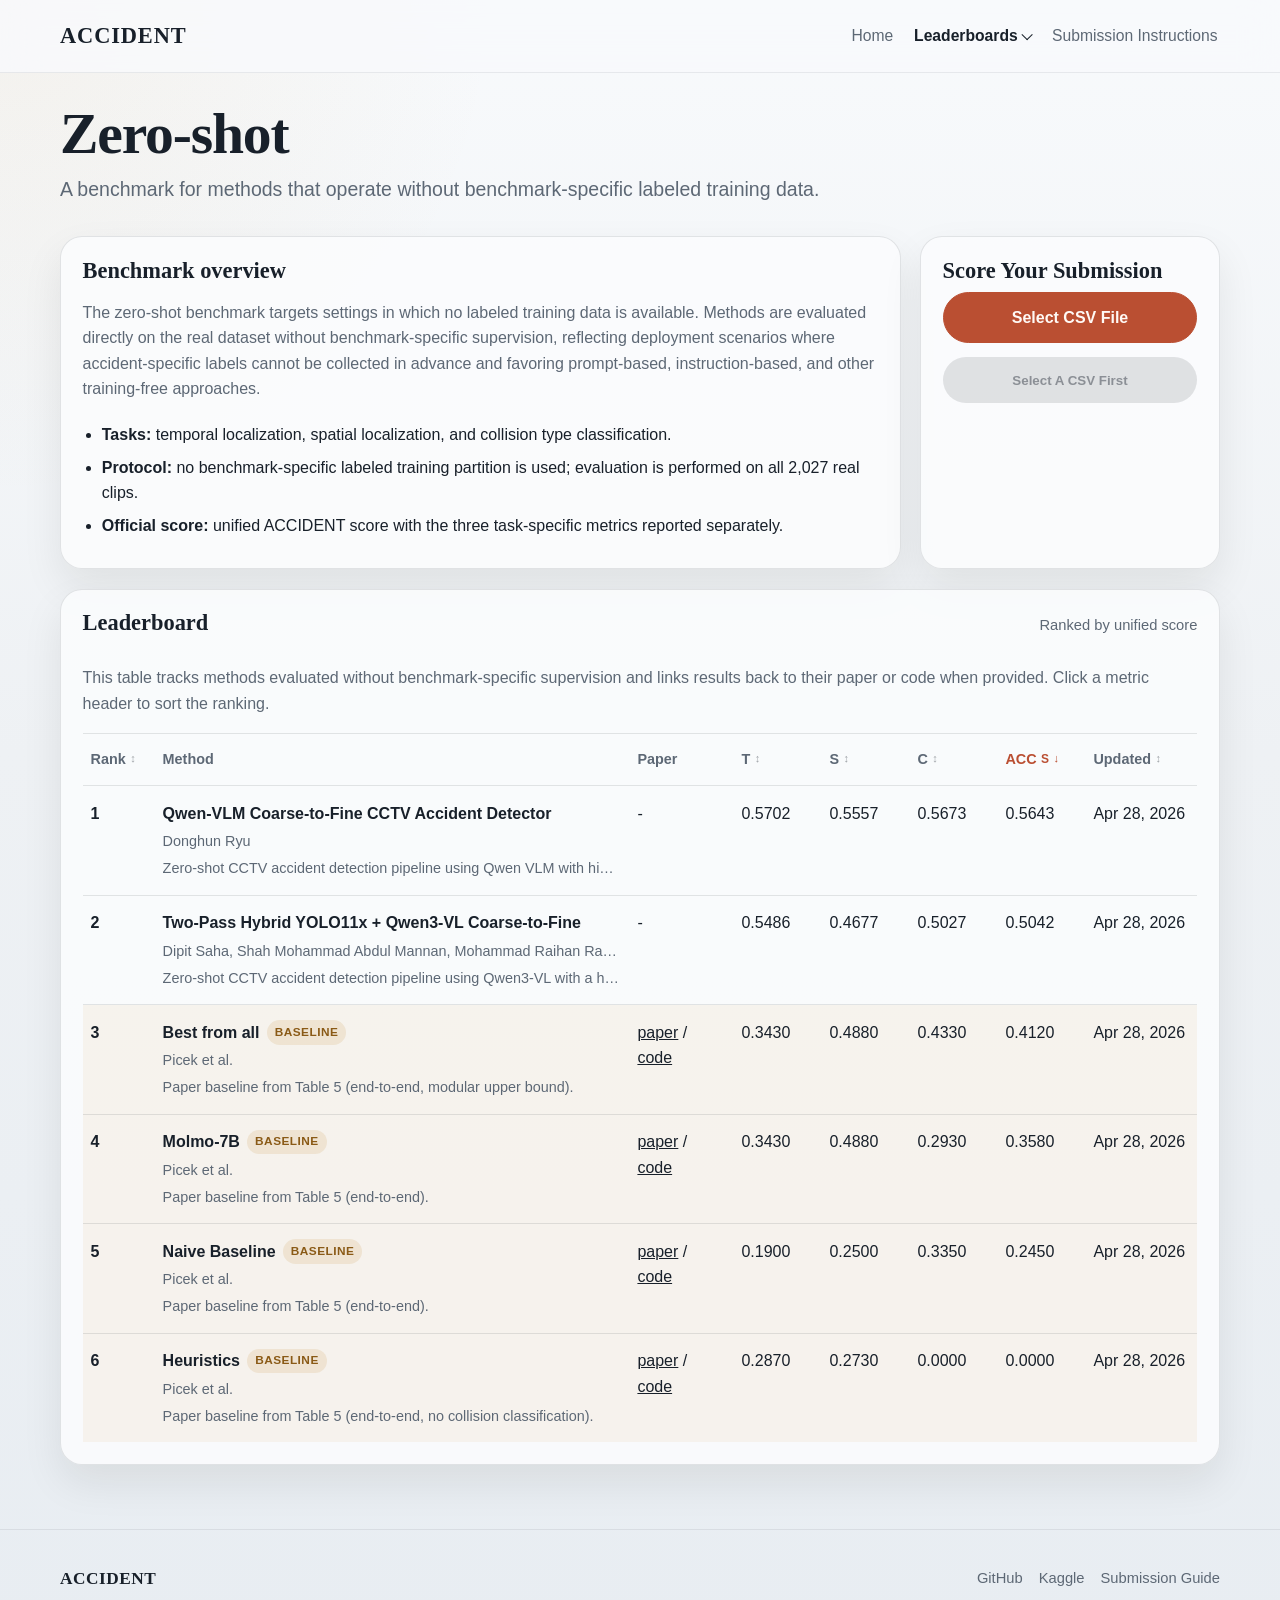
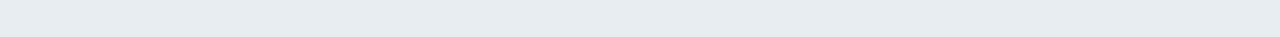
<file: benchmarks/zero-shot/index.html>
<!DOCTYPE html>
<html lang="en">
<head>
    <meta charset="UTF-8">
    <meta name="viewport" content="width=device-width, initial-scale=1.0">
    <title>ACCIDENT Zero-shot Benchmark</title>
    <meta name="description" content="ACCIDENT zero-shot benchmark leaderboard and evaluation page.">
    <link rel="canonical" href="https://accidentbench.github.io/benchmarks/zero-shot/">
    <meta property="og:type" content="website">
    <meta property="og:title" content="ACCIDENT Zero-shot Benchmark">
    <meta property="og:description" content="ACCIDENT zero-shot benchmark leaderboard and evaluation page.">
    <meta property="og:url" content="https://accidentbench.github.io/benchmarks/zero-shot/">
    <meta property="og:image" content="https://accidentbench.github.io/assets/figures/main.png">
    <meta name="twitter:card" content="summary_large_image">
    <meta name="twitter:title" content="ACCIDENT Zero-shot Benchmark">
    <meta name="twitter:description" content="ACCIDENT zero-shot benchmark leaderboard and evaluation page.">
    <meta name="twitter:image" content="https://accidentbench.github.io/assets/figures/main.png">
    <link rel="stylesheet" href="../../assets/css/site.css">
    <script data-goatcounter="https://accidentbench.goatcounter.com/count" async src="//gc.zgo.at/count.js"></script>
</head>
<body>
    <header class="site-header">
        <div class="container nav-shell">
            <a class="brand" href="../../index.html">ACCIDENT</a>
            <nav class="main-nav" aria-label="Primary">
                <a href="../../index.html">Home</a>
                <div class="nav-dropdown">
                    <button class="nav-dropdown-toggle nav-is-current" type="button" aria-expanded="false" aria-haspopup="true">
                        Leaderboards
                    </button>
                    <div class="nav-dropdown-menu" role="menu" aria-label="Benchmark leaderboards">
                        <a href="../in-distribution/index.html" role="menuitem">In-distribution</a>
                        <a href="../out-of-distribution/index.html" role="menuitem">Out-of-distribution</a>
                        <a href="../zero-shot/index.html" role="menuitem" aria-current="page">Zero-shot</a>
                    </div>
                </div>
                <a href="../../submission/index.html">Submission Instructions</a>
            </nav>
        </div>
    </header>

    <main>
        <section class="section benchmark-page-hero">
            <div class="container">
                <h1 class="benchmark-page-title">Zero-shot</h1>
                <p class="benchmark-page-subtitle">A benchmark for methods that operate without benchmark-specific labeled training data.</p>
            </div>
        </section>

        <section class="section">
            <div class="container benchmark-top-grid">
                <div class="card prose-card">
                    <h3>Benchmark overview</h3>
                    <p>The zero-shot benchmark targets settings in which no labeled training data is available. Methods are evaluated directly on the real dataset without benchmark-specific supervision, reflecting deployment scenarios where accident-specific labels cannot be collected in advance and favoring prompt-based, instruction-based, and other training-free approaches.</p>
                    <ul class="feature-list">
                        <li><strong>Tasks:</strong> temporal localization, spatial localization, and collision type classification.</li>
                        <li><strong>Protocol:</strong> no benchmark-specific labeled training partition is used; evaluation is performed on all 2,027 real clips.</li>
                        <li><strong>Official score:</strong> unified ACCIDENT score with the three task-specific metrics reported separately.</li>
                    </ul>
                </div>
                <div class="card prose-card submission-panel">
                    <div class="submission-box submission-box-standalone" data-benchmark="zero-shot" data-labels-src="../../data/labels.csv">
                        <h3>Score Your Submission</h3>
                        <label class="upload-button">
                            <span>Select CSV File</span>
                            <input class="submission-input" type="file" accept=".csv,text/csv">
                        </label>
                        <button class="button button-primary score-button" type="button" disabled>Score Submission</button>
                        <dialog class="score-dialog">
                            <div class="score-dialog-head">
                                <h4>Submission Scores</h4>
                                <button class="score-dialog-close" type="button" aria-label="Close score dialog">&times;</button>
                            </div>
                            <p class="score-dialog-message" hidden></p>
                            <div class="score-results" hidden>
                                <div class="score-grid">
                                    <div class="score-card">
                                        <span class="score-label">ACC<sup>S</sup></span>
                                        <strong data-score="unified">-</strong>
                                    </div>
                                    <div class="score-card">
                                        <span class="score-label">C</span>
                                        <strong data-score="type">-</strong>
                                    </div>
                                    <div class="score-card">
                                        <span class="score-label">T</span>
                                        <strong data-score="temporal">-</strong>
                                    </div>
                                    <div class="score-card">
                                        <span class="score-label">S</span>
                                        <strong data-score="spatial">-</strong>
                                    </div>
                                </div>
                                <p class="score-note" data-score="matched"></p>
                                <a class="button button-secondary submit-pr-button" href="../../submission/index.html#zero-shot" hidden>Submit To The Leaderboard</a>
                            </div>
                        </dialog>
                    </div>
                </div>
            </div>
        </section>

        <section class="section">
            <div class="container leaderboard-page-grid">
                <div class="table-card leaderboard-table-card" data-leaderboard-key="zero-shot">
                    <div class="table-head">
                        <h3>Leaderboard</h3>
                        <span>Ranked by unified score</span>
                    </div>
                    <p class="leaderboard-intro">This table tracks methods evaluated without benchmark-specific supervision and links results back to their paper or code when provided. Click a metric header to sort the ranking.</p>
                    <table tabindex="-1">
                        <thead>
                            <tr>
                                <th><button class="leaderboard-sort-button" type="button" data-sort-key="rank" aria-pressed="false">Rank</button></th>
                                <th>Method</th>
                                <th>Paper</th>
                                <th><button class="leaderboard-sort-button" type="button" data-sort-key="temporal" aria-pressed="false">T</button></th>
                                <th><button class="leaderboard-sort-button" type="button" data-sort-key="spatial" aria-pressed="false">S</button></th>
                                <th><button class="leaderboard-sort-button" type="button" data-sort-key="type" aria-pressed="false">C</button></th>
                                <th><button class="leaderboard-sort-button" type="button" data-sort-key="unified" aria-pressed="false">ACC<sup>S</sup></button></th>
                                <th><button class="leaderboard-sort-button" type="button" data-sort-key="updated" aria-pressed="false">Updated</button></th>
                            </tr>
                        </thead>
                        <tbody class="leaderboard-table-body"></tbody>
                    </table>
                    <p class="leaderboard-empty">No scored submissions yet.</p>
                </div>
            </div>
        </section>
    </main>

    <footer class="site-footer">
        <div class="container footer-shell">
            <p class="footer-mark">ACCIDENT</p>
            <div class="footer-links">
                <a href="https://github.com/accidentbench/ACCIDENT" target="_blank" rel="noreferrer">GitHub</a>
                <a href="https://www.kaggle.com/datasets/picekl/accident" target="_blank" rel="noreferrer">Kaggle</a>
                <a href="../../submission/index.html">Submission Guide</a>
            </div>
        </div>
    </footer>

    <script src="../../assets/js/site.js"></script>
    <script src="../../data/labels.js"></script>
    <script src="../../data/leaderboards.js"></script>
    <script src="../../assets/js/submission-scoring.js"></script>
    <script src="../../assets/js/leaderboard-render.js"></script>
</body>
</html>
</file>
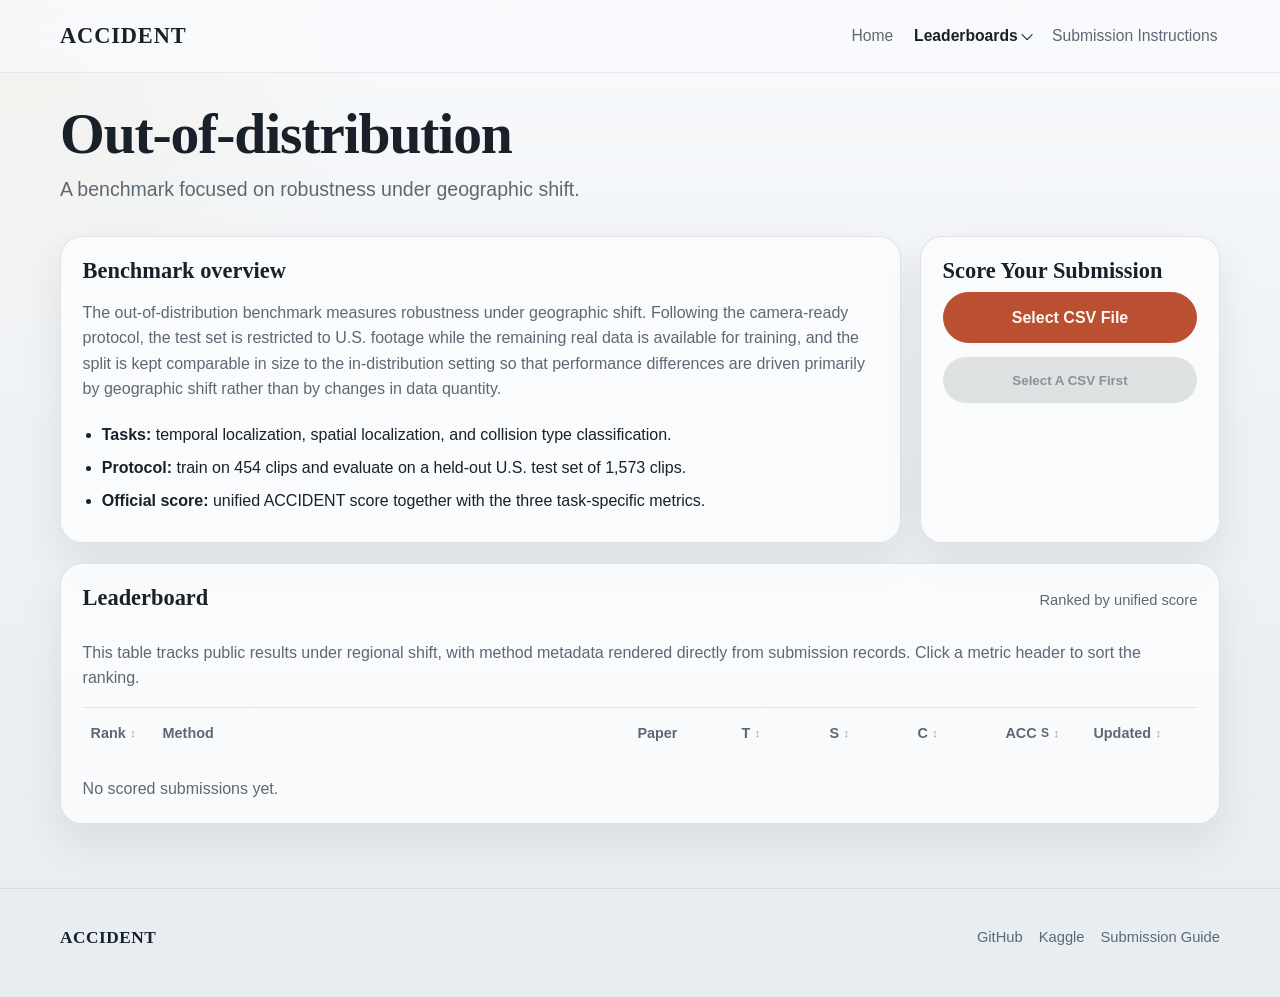
<file: benchmark-geo-aware.html>
<!DOCTYPE html>
<html lang="en">
<head>
    <meta charset="UTF-8">
    <meta http-equiv="refresh" content="0; url=benchmarks/out-of-distribution/index.html">
    <link rel="canonical" href="benchmarks/out-of-distribution/index.html">
    <title>Redirecting to Out-of-distribution Benchmark</title>
</head>
<body>
    <p>Redirecting to <a href="benchmarks/out-of-distribution/index.html">benchmarks/out-of-distribution/index.html</a>.</p>
</body>
</html>
</file>
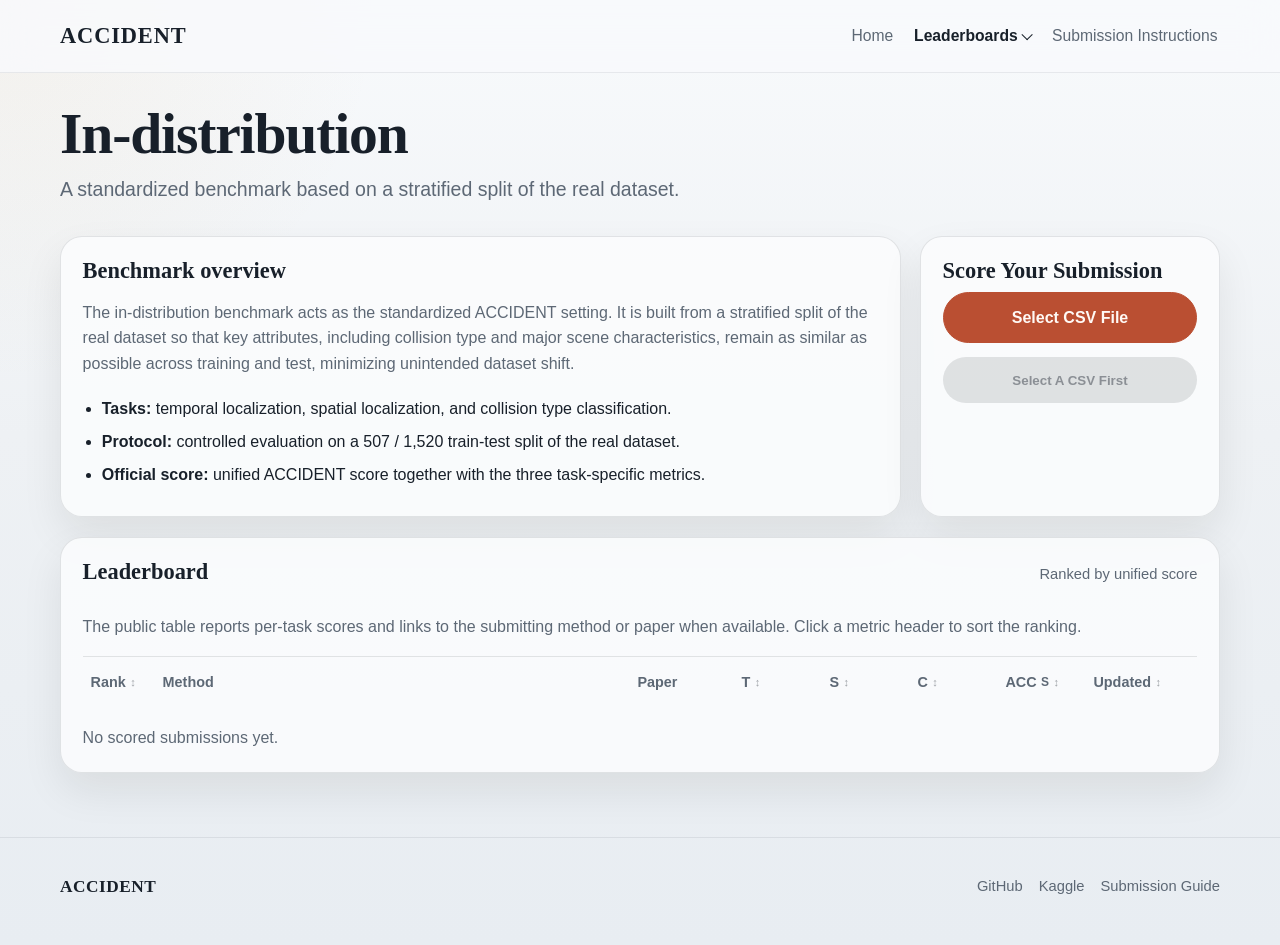
<file: benchmark-iid.html>
<!DOCTYPE html>
<html lang="en">
<head>
    <meta charset="UTF-8">
    <meta http-equiv="refresh" content="0; url=benchmarks/in-distribution/index.html">
    <link rel="canonical" href="benchmarks/in-distribution/index.html">
    <title>Redirecting to In-distribution Benchmark</title>
</head>
<body>
    <p>Redirecting to <a href="benchmarks/in-distribution/index.html">benchmarks/in-distribution/index.html</a>.</p>
</body>
</html>
</file>
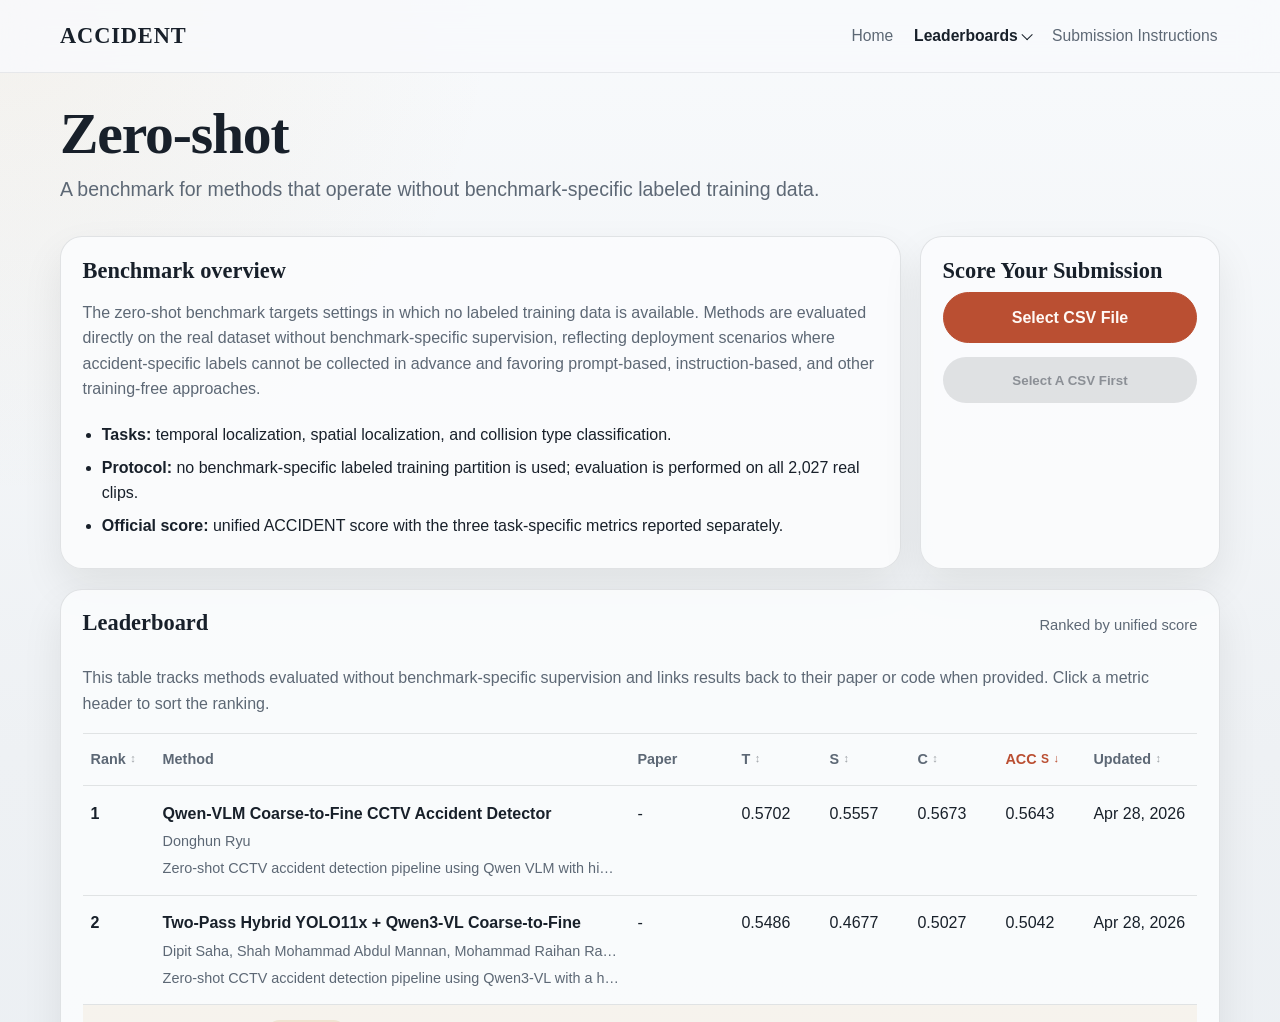
<file: benchmark-zero-shot.html>
<!DOCTYPE html>
<html lang="en">
<head>
    <meta charset="UTF-8">
    <meta http-equiv="refresh" content="0; url=benchmarks/zero-shot/index.html">
    <link rel="canonical" href="benchmarks/zero-shot/index.html">
    <title>Redirecting to Zero-shot Benchmark</title>
</head>
<body>
    <p>Redirecting to <a href="benchmarks/zero-shot/index.html">benchmarks/zero-shot/index.html</a>.</p>
</body>
</html>
</file>
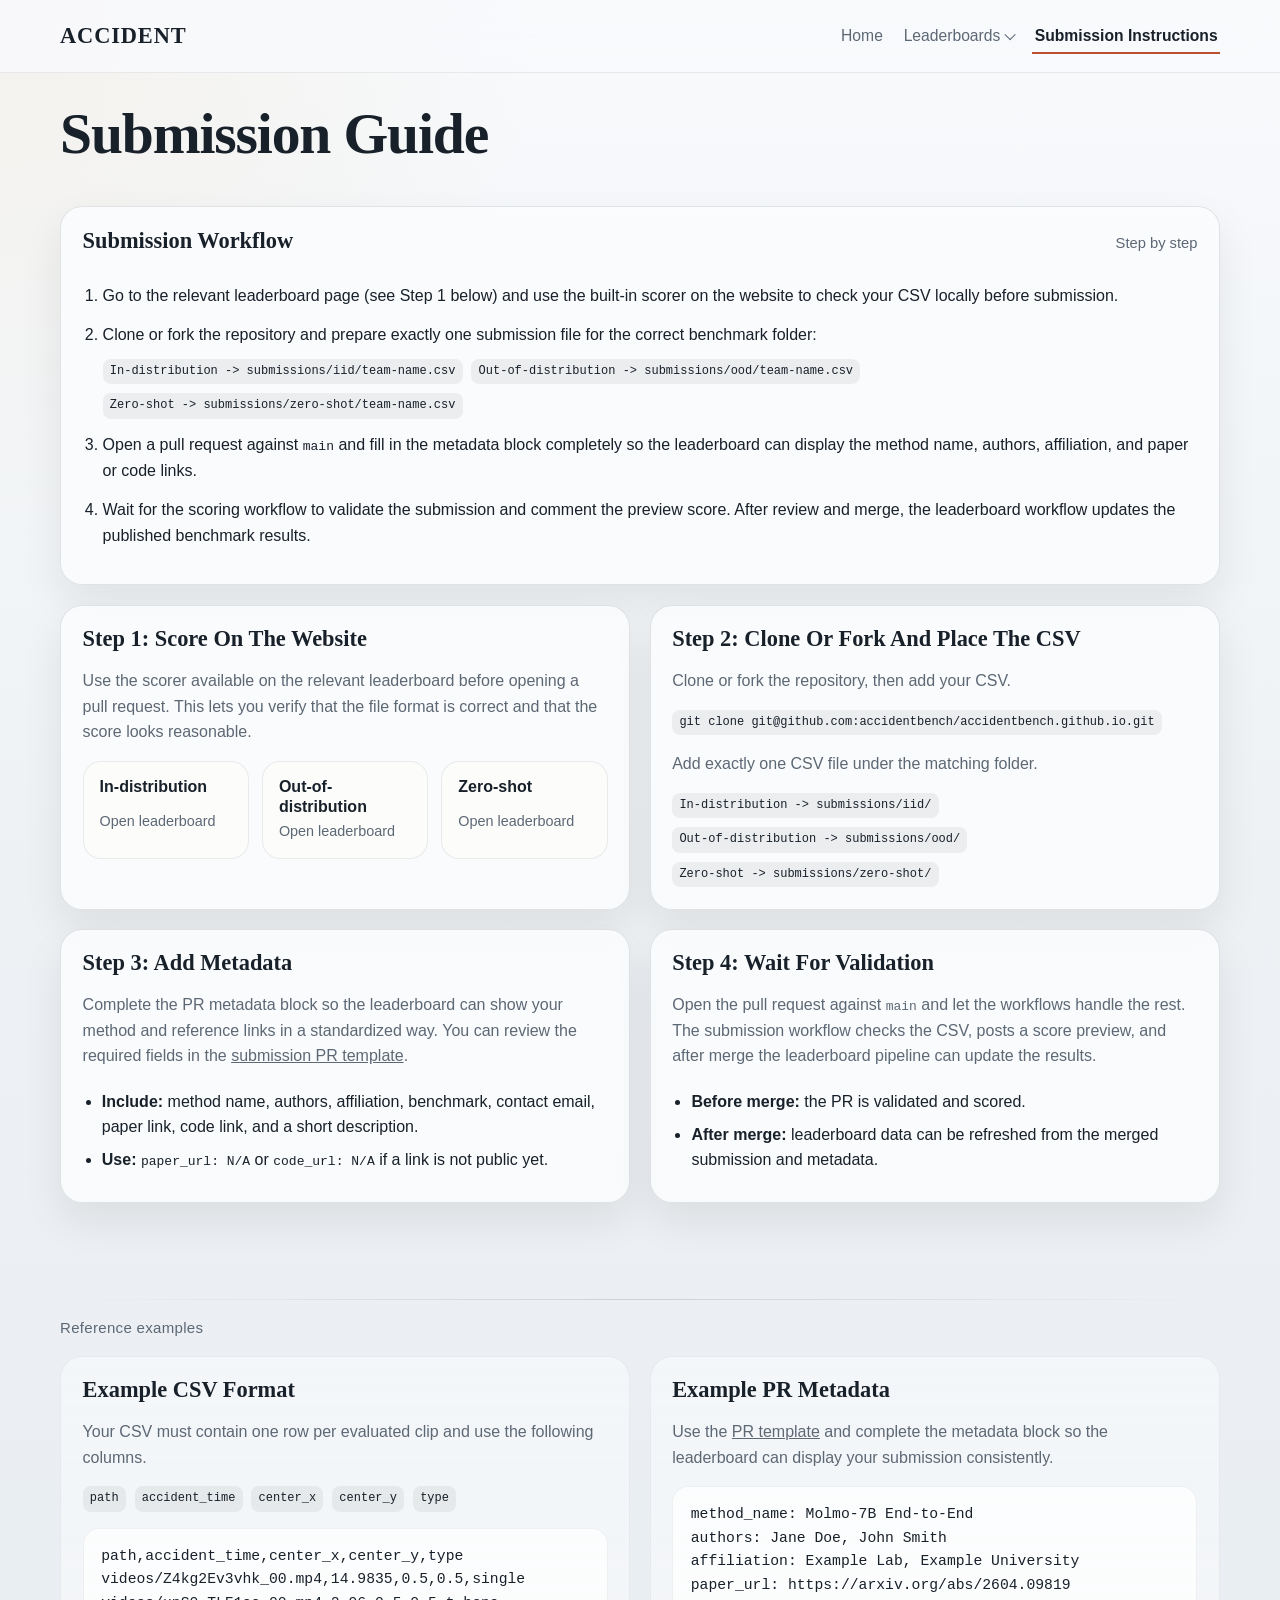
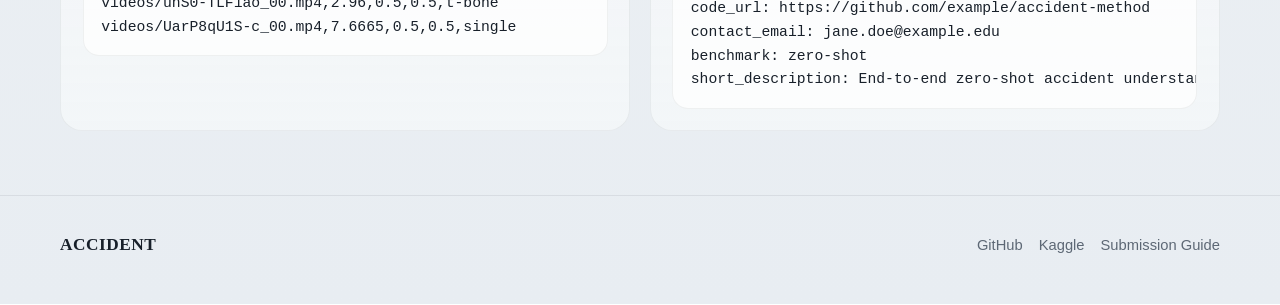
<file: submit.html>
<!DOCTYPE html>
<html lang="en">
<head>
    <meta charset="UTF-8">
    <meta http-equiv="refresh" content="0; url=submission/index.html">
    <link rel="canonical" href="submission/index.html">
    <title>Redirecting to Submission Guide</title>
</head>
<body>
    <p>Redirecting to <a href="submission/index.html">submission/index.html</a>.</p>
</body>
</html>
</file>
<file: assets/css/site.css>
:root {
    --bg: #eef1f4;
    --paper: #fbfcfd;
    --ink: #18202a;
    --muted: #5d6875;
    --line: rgba(24, 32, 42, 0.11);
    --accent: #ba4f32;
    --accent-soft: #f2ddd4;
    --deep: #1b2430;
    --deep-soft: #263240;
    --gold: #c69345;
    --shadow: 0 18px 40px rgba(24, 20, 15, 0.08);
    --radius: 22px;
    --container: 1160px;
}

* {
    box-sizing: border-box;
}

html {
    scroll-behavior: smooth;
}

body {
    margin: 0;
    background:
        radial-gradient(circle at top left, rgba(198, 147, 69, 0.08), transparent 24%),
        linear-gradient(180deg, #f8fafc 0%, var(--bg) 46%, #e8edf2 100%);
    color: var(--ink);
    font-family: "Avenir Next", "Segoe UI Variable", "Helvetica Neue", sans-serif;
    line-height: 1.6;
}

img,
video {
    max-width: 100%;
    display: block;
}

a {
    color: inherit;
}

.container {
    width: min(var(--container), calc(100% - 2rem));
    margin: 0 auto;
}

.site-header {
    position: sticky;
    top: 0;
    z-index: 50;
    backdrop-filter: blur(18px);
    background: rgba(248, 250, 252, 0.84);
    border-bottom: 1px solid rgba(24, 32, 42, 0.08);
}

.nav-shell {
    display: flex;
    align-items: center;
    justify-content: space-between;
    min-height: 72px;
    gap: 1rem;
}

.brand {
    font-family: "Iowan Old Style", "Palatino Linotype", serif;
    font-size: 1.4rem;
    font-weight: 700;
    letter-spacing: 0.04em;
    text-decoration: none;
    transition: color 0.2s ease, transform 0.2s ease;
}

.brand:hover {
    color: var(--accent);
    transform: translateY(-1px);
}

.main-nav {
    display: flex;
    flex-wrap: wrap;
    gap: 1rem;
    align-items: center;
}

.main-nav a {
    position: relative;
    text-decoration: none;
    color: var(--muted);
    font-size: 0.98rem;
    padding: 0.35rem 0.15rem;
    transition: color 0.2s ease, transform 0.2s ease;
}

.main-nav a::after {
    content: "";
    position: absolute;
    left: 0;
    bottom: 0;
    width: 100%;
    height: 2px;
    background: var(--accent);
    transform: scaleX(0);
    transform-origin: left;
    transition: transform 0.22s ease;
}

.main-nav a:hover,
.main-nav a:focus-visible {
    color: var(--ink);
    transform: translateY(-1px);
}

.main-nav a[aria-current="page"] {
    color: var(--ink);
    font-weight: 600;
}

.main-nav a:hover::after,
.main-nav a:focus-visible::after {
    transform: scaleX(1);
}

.main-nav a[aria-current="page"]::after {
    transform: scaleX(1);
}

.nav-dropdown {
    position: relative;
    padding-bottom: 0.9rem;
    margin-bottom: -0.9rem;
}

.nav-dropdown-toggle {
    position: relative;
    border: 0;
    background: transparent;
    color: var(--muted);
    font: inherit;
    font-size: 0.98rem;
    padding: 0.35rem 1rem 0.35rem 0.15rem;
    cursor: pointer;
    transition: color 0.2s ease, transform 0.2s ease;
}

.nav-dropdown-toggle[aria-expanded="true"] {
    color: var(--ink);
}

.nav-dropdown-toggle.nav-is-current {
    color: var(--ink);
    font-weight: 600;
}

.nav-dropdown-toggle::after {
    content: "";
    position: absolute;
    right: 0.15rem;
    top: 50%;
    width: 0.45rem;
    height: 0.45rem;
    border-right: 1.5px solid currentColor;
    border-bottom: 1.5px solid currentColor;
    transform: translateY(-65%) rotate(45deg);
    transition: transform 0.2s ease;
}

.nav-dropdown-toggle:hover,
.nav-dropdown-toggle:focus-visible,
.nav-dropdown:focus-within .nav-dropdown-toggle {
    color: var(--ink);
    transform: translateY(-1px);
}

.nav-dropdown-menu {
    position: absolute;
    top: calc(100% + 0.2rem);
    left: 0;
    min-width: 14rem;
    display: grid;
    gap: 0.2rem;
    padding: 0.55rem;
    border-radius: 16px;
    border: 1px solid var(--line);
    background: rgba(255, 253, 248, 0.96);
    box-shadow: var(--shadow);
    opacity: 0;
    pointer-events: none;
    transform: translateY(8px);
    transition: opacity 0.2s ease, transform 0.2s ease;
}

.nav-dropdown-menu a {
    border-radius: 12px;
    padding: 0.65rem 0.8rem;
}

.nav-dropdown-menu a::after {
    display: none;
}

.nav-dropdown:focus-within .nav-dropdown-menu,
.nav-dropdown.open .nav-dropdown-menu {
    opacity: 1;
    pointer-events: auto;
    transform: translateY(0);
}

.nav-dropdown:focus-within .nav-dropdown-toggle::after,
.nav-dropdown.open .nav-dropdown-toggle::after {
    transform: translateY(-35%) rotate(225deg);
}

.hero {
    padding: 5rem 0 3rem;
}

.hero-grid {
    display: grid;
    grid-template-columns: 1.05fr 0.95fr;
    gap: 2rem;
    align-items: center;
}

.eyebrow {
    margin: 0;
    color: var(--accent);
    font-size: 1.22rem;
    font-weight: 700;
    letter-spacing: 0.04em;
    text-transform: uppercase;
}

h1,
h2,
h3 {
    font-family: "Iowan Old Style", "Palatino Linotype", serif;
    line-height: 1.1;
    margin: 0;
}

h1 {
    font-size: clamp(3.2rem, 7vw, 5.8rem);
    margin-bottom: 0.75rem;
}

h2 {
    font-size: clamp(2rem, 4vw, 3rem);
}

h3 {
    font-size: 1.4rem;
    margin-bottom: 0.85rem;
}

.hero-subtitle {
    margin: 0 0 1.25rem;
    font-size: clamp(1.1rem, 2vw, 1.5rem);
    color: var(--muted);
    max-width: 34rem;
}

.hero-text,
.section-text,
.prose-card p,
.asset-card p,
.track-card p {
    color: var(--muted);
}

.hero-authors {
    margin: 0 0 1.15rem;
    max-width: 44rem;
    color: var(--ink);
    font-size: 1.08rem;
    font-weight: 600;
    line-height: 1.45;
    letter-spacing: 0.01em;
}

.hero-authors sup,
.hero-affiliations sup {
    font-size: 0.58em;
    vertical-align: super;
}

.hero-affiliations {
    display: flex;
    flex-wrap: wrap;
    gap: 0.45rem 1rem;
    margin: -0.5rem 0 1.25rem;
    max-width: 52rem;
    color: var(--muted);
    font-size: 0.96rem;
    line-height: 1.45;
}

.hero-affiliations span {
    white-space: nowrap;
}

.hero-actions {
    display: flex;
    flex-wrap: wrap;
    gap: 0.8rem;
    margin: 1.5rem 0;
}

.compact-actions {
    margin-top: 1rem;
    margin-bottom: 0;
}

.platform-links {
    display: flex;
    flex-wrap: wrap;
    gap: 1rem;
    margin-top: 0.25rem;
}

.platform-link {
    display: inline-flex;
    align-items: center;
    gap: 0.7rem;
    min-height: 3rem;
    padding: 0.7rem 1rem;
    border-radius: 999px;
    text-decoration: none;
    font-size: 0.95rem;
    font-weight: 700;
    border: 1px solid rgba(29, 26, 23, 0.1);
    background: rgba(255, 255, 255, 0.8);
    box-shadow: 0 12px 24px rgba(24, 20, 15, 0.05);
    transition: transform 0.2s ease, box-shadow 0.2s ease, border-color 0.2s ease, opacity 0.2s ease;
}

.platform-link:hover {
    transform: translateY(-1px);
    box-shadow: 0 16px 28px rgba(24, 20, 15, 0.08);
}

.platform-link-github {
    color: #171515;
}

.platform-link-kaggle {
    color: #20beff;
}

.platform-link-arxiv {
    color: #b31b1b;
}

.platform-link.is-disabled {
    opacity: 0.72;
    cursor: default;
}

.platform-icon {
    display: inline-flex;
    align-items: center;
    justify-content: center;
    width: 2rem;
    height: 2rem;
    border-radius: 999px;
    background: rgba(255, 255, 255, 0.92);
    color: currentColor;
    border: 1px solid currentColor;
}

.platform-icon svg {
    width: 1rem;
    height: 1rem;
    fill: currentColor;
}

.platform-wordmark {
    display: inline-flex;
    align-items: center;
    justify-content: center;
    min-width: 3.3rem;
    height: 2rem;
    padding: 0 0.65rem;
    border-radius: 999px;
    background: rgba(255, 255, 255, 0.92);
    color: currentColor;
    border: 1px solid currentColor;
    font-size: 0.8rem;
    font-weight: 700;
    letter-spacing: 0.01em;
}

.button {
    display: inline-flex;
    align-items: center;
    justify-content: center;
    min-height: 46px;
    padding: 0.7rem 1.1rem;
    border-radius: 999px;
    text-decoration: none;
    font-weight: 700;
    transition: transform 0.2s ease, background 0.2s ease, color 0.2s ease;
}

.button:hover {
    transform: translateY(-1px);
}

.button:focus-visible,
.tab-button:focus-visible,
.main-nav a:focus-visible {
    outline: 2px solid rgba(180, 71, 47, 0.45);
    outline-offset: 3px;
}

.button-primary {
    background: var(--accent);
    color: #fff8f3;
}

.score-button.is-ready {
    background: #2f8f5b;
    border-color: #2f8f5b;
    color: #f7fff9;
    box-shadow: none;
}

.score-button.is-ready:hover {
    background: #27784c;
    box-shadow: none;
}

.button:disabled,
.score-button:disabled {
    background: rgba(24, 32, 42, 0.12);
    color: rgba(24, 32, 42, 0.42);
    border-color: transparent;
    cursor: not-allowed;
    pointer-events: none;
    box-shadow: none;
    transform: none;
}

.button-secondary {
    background: rgba(255, 255, 255, 0.62);
    color: var(--ink);
    border: 1px solid rgba(29, 26, 23, 0.09);
}

.meta-list,
.feature-list {
    margin: 1.25rem 0 0;
    padding-left: 1.2rem;
}

.meta-list li,
.feature-list li {
    margin-bottom: 0.45rem;
}

.hero-video-grid {
    display: grid;
    grid-template-columns: repeat(2, minmax(0, 1fr));
    gap: 0.85rem;
}

.hero-video-grid video {
    width: 100%;
    aspect-ratio: 4 / 3;
    object-fit: cover;
    border-radius: 20px;
    box-shadow: var(--shadow);
    border: 1px solid rgba(29, 26, 23, 0.08);
    background: rgba(0, 0, 0, 0.18);
    transition: transform 0.28s ease, box-shadow 0.28s ease, filter 0.28s ease;
}

.hero-video-grid video:hover {
    transform: translateY(-3px) scale(1.01);
    box-shadow: 0 24px 48px rgba(24, 20, 15, 0.14);
    filter: saturate(1.06);
}

.hero-placeholder,
.asset-placeholder {
    display: grid;
    place-items: center;
    min-height: 100%;
    border-radius: 26px;
    border: 1px dashed rgba(29, 26, 23, 0.18);
    background:
        linear-gradient(135deg, rgba(180, 71, 47, 0.08), rgba(213, 164, 79, 0.08)),
        rgba(255, 253, 248, 0.7);
    padding: 2rem;
    text-align: center;
}

.hero-placeholder h3 {
    margin-bottom: 0.8rem;
}

.hero-placeholder p {
    max-width: 28rem;
    color: var(--muted);
    margin: 0;
}

.placeholder-badge {
    display: inline-flex;
    align-items: center;
    justify-content: center;
    min-height: 30px;
    padding: 0.25rem 0.7rem;
    margin-bottom: 1rem;
    border-radius: 999px;
    background: var(--accent-soft);
    color: var(--accent);
    font-size: 0.82rem;
    font-weight: 700;
}

.media-caption {
    margin-top: 0.9rem;
    color: var(--muted);
    font-size: 0.95rem;
}

.section {
    padding: 32px 0 4rem;
}

.section-heading-anchor {
    scroll-margin-top: 140px;
}

.section-accent {
    background: linear-gradient(180deg, rgba(186, 79, 50, 0.05), rgba(186, 79, 50, 0.015));
}

.section-dark {
    background:
        radial-gradient(circle at top right, rgba(198, 147, 69, 0.14), transparent 26%),
        linear-gradient(180deg, var(--deep) 0%, var(--deep-soft) 100%);
    color: #f3eee6;
}

.section-heading {
    margin-bottom: 0.95rem;
}

.two-column {
    display: grid;
    grid-template-columns: repeat(2, minmax(0, 1fr));
    gap: 1.2rem;
}

.benchmark-grid,
.asset-grid {
    display: grid;
    grid-template-columns: repeat(3, minmax(0, 1fr));
    gap: 1rem;
}

.asset-grid {
    grid-template-columns: repeat(3, minmax(0, 1fr));
}

.asset-stack {
    display: grid;
    gap: 1.4rem;
}

.asset-subsection {
    display: grid;
    gap: 1rem;
}

.asset-subsection-head {
    display: grid;
    gap: 0.25rem;
}

.asset-subsection-head h3 {
    margin-bottom: 0;
}

.asset-subsection-head p {
    margin: 0;
}

.asset-filters {
    display: flex;
    flex-wrap: wrap;
    gap: 0.65rem;
}

.asset-filter-button {
    border: 1px solid rgba(24, 32, 42, 0.12);
    border-radius: 999px;
    background: rgba(251, 252, 253, 0.78);
    color: var(--muted);
    padding: 0.62rem 0.95rem;
    font: inherit;
    font-weight: 700;
    cursor: pointer;
    transition: background 0.2s ease, color 0.2s ease, transform 0.2s ease, border-color 0.2s ease;
}

.asset-filter-button:hover {
    transform: translateY(-1px);
    border-color: rgba(186, 79, 50, 0.24);
    color: var(--ink);
}

.asset-filter-button.active {
    background: var(--ink);
    color: #f7f9fb;
    border-color: var(--ink);
}

.asset-grid-figures {
    grid-template-columns: repeat(2, minmax(0, 1fr));
}

.asset-grid-single {
    grid-template-columns: minmax(0, 1fr);
}

.asset-figure {
    margin: 0;
}

.asset-figure img {
    width: 100%;
    display: block;
}

.asset-figure figcaption {
    margin-top: 0.85rem;
    color: var(--muted);
    font-size: 0.95rem;
    line-height: 1.55;
}

.asset-grid-real {
    grid-template-columns: repeat(4, minmax(0, 1fr));
}

.asset-grid-synth {
    grid-template-columns: repeat(4, minmax(0, 1fr));
}

.citation-card {
    display: grid;
    gap: 0.8rem;
}

.citation-card h2 {
    margin: 0;
}

.citation-bibtex {
    margin: 0;
    padding: 1rem 1.1rem;
    border-radius: 16px;
    border: 1px solid rgba(24, 32, 42, 0.08);
    background: rgba(248, 250, 252, 0.95);
    overflow-x: auto;
}

.citation-bibtex code {
    font-family: "SFMono-Regular", Menlo, monospace;
    font-size: 0.9rem;
    line-height: 1.6;
    white-space: pre;
}

.card,
.table-card,
.callout {
    border-radius: var(--radius);
    border: 1px solid var(--line);
    background: rgba(251, 252, 253, 0.88);
    box-shadow: var(--shadow);
    transition: transform 0.25s ease, box-shadow 0.25s ease, border-color 0.25s ease;
}

.card:hover,
.table-card:hover,
.callout:hover {
    transform: translateY(-3px);
    box-shadow: 0 24px 48px rgba(24, 20, 15, 0.12);
    border-color: rgba(180, 71, 47, 0.2);
}

.prose-card,
.track-card,
.asset-card,
.table-card,
.callout {
    padding: 1.35rem;
}

.track-tag {
    display: inline-block;
    margin-bottom: 0.7rem;
    padding: 0.25rem 0.6rem;
    border-radius: 999px;
    background: var(--accent-soft);
    color: var(--accent);
    font-size: 0.82rem;
    font-weight: 700;
}

.benchmark-intro {
    margin-bottom: 1.35rem;
}

.benchmark-intro p {
    margin: 0 0 0.9rem;
    color: var(--muted);
}

.benchmark-intro p:last-child {
    margin-bottom: 0;
}

.callout {
    margin-top: 1.2rem;
    color: var(--muted);
}

.leaderboard-shell {
    display: grid;
    gap: 1rem;
}

.leaderboard-links {
    display: grid;
    grid-template-columns: repeat(3, minmax(0, 1fr));
    gap: 1rem;
}

.leaderboard-link-card {
    border-radius: var(--radius);
    border: 1px solid var(--line);
    background: rgba(251, 252, 253, 0.88);
    box-shadow: var(--shadow);
    padding: 1.35rem;
    text-decoration: none;
    transition: transform 0.25s ease, box-shadow 0.25s ease, border-color 0.25s ease;
}

.leaderboard-link-card:hover {
    transform: translateY(-3px);
    box-shadow: 0 24px 48px rgba(24, 20, 15, 0.12);
    border-color: rgba(180, 71, 47, 0.2);
}

.leaderboard-link-card p {
    color: var(--muted);
    margin-bottom: 0;
}

.tab-buttons {
    display: flex;
    flex-wrap: wrap;
    gap: 0.7rem;
}

.tab-button {
    border: 1px solid var(--line);
    border-radius: 999px;
    background: rgba(255, 255, 255, 0.72);
    color: var(--muted);
    padding: 0.7rem 1rem;
    font: inherit;
    font-weight: 700;
    cursor: pointer;
    transition: background 0.2s ease, color 0.2s ease, transform 0.2s ease, border-color 0.2s ease;
}

.tab-button:hover {
    transform: translateY(-1px);
    border-color: rgba(180, 71, 47, 0.22);
    color: var(--ink);
}

.tab-button.active {
    background: var(--ink);
    color: #fff8f3;
}

.tab-panel {
    display: none;
}

.tab-panel.active {
    display: block;
}

.table-head {
    display: flex;
    justify-content: space-between;
    align-items: baseline;
    gap: 1rem;
    margin-bottom: 1rem;
}

.table-head span {
    color: var(--muted);
    font-size: 0.92rem;
}

.leaderboard-intro {
    margin: 0 0 1rem;
    color: var(--muted);
}

table {
    width: 100%;
    border-collapse: collapse;
}

th,
td {
    text-align: left;
    padding: 0.9rem 0.7rem;
    border-top: 1px solid var(--line);
    vertical-align: top;
}

thead th {
    color: var(--muted);
    font-size: 0.9rem;
    font-weight: 700;
}

.asset-card img,
.asset-card video {
    border-radius: 16px;
    aspect-ratio: 16 / 10;
    object-fit: cover;
    margin-bottom: 1rem;
    background: rgba(0, 0, 0, 0.2);
}

.asset-card-sample {
    position: relative;
    padding: 0;
    overflow: hidden;
    border: 0;
    background: transparent;
    box-shadow: none;
}

.asset-card-sample video {
    margin-bottom: 0;
    border-radius: 20px;
    border: 1px solid rgba(255, 255, 255, 0.08);
}

.asset-card h4 {
    font-family: "Iowan Old Style", "Palatino Linotype", serif;
    font-size: 1.15rem;
    line-height: 1.15;
    margin: 0 0 0.7rem;
}

.asset-card-sample h4 {
    position: absolute;
    top: 1.15rem;
    right: 1.1rem;
    z-index: 2;
    margin: 0;
    padding: 0.34rem 0.6rem;
    border-radius: 999px;
    background: rgba(15, 20, 28, 0.72);
    border: 1px solid rgba(255, 255, 255, 0.14);
    color: #f8f3eb;
    backdrop-filter: blur(10px);
    font-size: 0.82rem;
    line-height: 1;
}

.asset-card-sample:hover {
    transform: none;
    box-shadow: none;
    border-color: transparent;
}

.asset-card-sample[data-hidden="true"] {
    display: none;
}

.asset-placeholder {
    min-height: 220px;
    border-radius: 16px;
    margin-bottom: 1rem;
    color: var(--muted);
    font-weight: 700;
}

.button-disabled {
    background: rgba(255, 255, 255, 0.62);
    color: var(--muted);
    border: 1px solid rgba(29, 26, 23, 0.09);
    cursor: default;
}

.site-footer {
    padding: 2.2rem 0 2.8rem;
    border-top: 1px solid rgba(24, 32, 42, 0.08);
}

.benchmark-page-hero {
    padding-top: 32px;
    padding-bottom: 2rem;
}

.benchmark-page-hero + .section {
    padding-top: 0;
    padding-bottom: 20px;
}

.benchmark-page-hero + .section + .section {
    padding-top: 0;
}

.benchmark-page-title {
    font-size: clamp(2.35rem, 4.5vw, 3.6rem);
    line-height: 1.02;
    letter-spacing: -0.02em;
    margin-bottom: 0.65rem;
}

.benchmark-page-subtitle {
    margin: 0;
    color: var(--muted);
    font-size: clamp(1rem, 1.65vw, 1.22rem);
    line-height: 1.55;
}

.benchmark-top-grid {
    display: grid;
    grid-template-columns: minmax(0, 3fr) minmax(300px, 1fr);
    gap: 1.2rem;
    align-items: stretch;
}

.benchmark-top-grid > .card {
    height: 100%;
}

.leaderboard-page-grid {
    display: grid;
    grid-template-columns: 1fr;
    gap: 1.2rem;
}

.leaderboard-page-grid > * {
    width: 100%;
}

.submission-guide-grid {
    display: grid;
    grid-template-columns: repeat(2, minmax(0, 1fr));
    gap: 1.2rem;
}

.submission-guide-grid > *,
.submission-leaderboard-links > *,
.leaderboard-page-grid > * {
    min-width: 0;
}

.submission-examples-shell {
    display: grid;
    gap: 1rem;
}

.submission-examples-divider {
    height: 1px;
    background: linear-gradient(90deg, transparent, rgba(24, 32, 42, 0.14), transparent);
}

.submission-examples-head p {
    margin: 0;
    color: var(--muted);
    font-size: 0.94rem;
    letter-spacing: 0.02em;
}

.submission-steps {
    margin: 0;
    padding-left: 1.25rem;
}

.submission-steps li {
    margin-bottom: 0.85rem;
}

.submission-paths {
    display: flex;
    flex-wrap: wrap;
    gap: 0.55rem;
    margin-top: 0.7rem;
}

.submission-leaderboard-links {
    display: grid;
    grid-template-columns: repeat(3, minmax(0, 1fr));
    gap: 0.8rem;
    margin-top: 1rem;
}

.submission-leaderboard-link {
    display: grid;
    gap: 0.18rem;
    padding: 0.95rem 1rem;
    border-radius: 18px;
    border: 1px solid rgba(24, 32, 42, 0.08);
    background: rgba(252, 252, 251, 0.95);
    color: inherit;
    text-decoration: none;
    transition: transform 0.2s ease, border-color 0.2s ease, box-shadow 0.2s ease, background 0.2s ease;
}

.submission-leaderboard-link:hover {
    transform: translateY(-1px);
    border-color: rgba(180, 71, 47, 0.22);
    box-shadow: 0 12px 24px rgba(24, 32, 42, 0.05);
    background: rgba(255, 255, 255, 0.98);
}

.submission-leaderboard-link strong {
    font-size: 1rem;
    line-height: 1.25;
    color: var(--ink);
}

.submission-leaderboard-link span:last-child {
    color: var(--muted);
    font-size: 0.9rem;
}

.submission-paths code {
    display: block;
    max-width: 100%;
    padding: 0.2rem 0.45rem;
    border-radius: 8px;
    background: rgba(29, 26, 23, 0.06);
    font-family: "SFMono-Regular", Menlo, monospace;
    font-size: 0.75em;
    white-space: normal;
    overflow-wrap: anywhere;
    word-break: break-word;
}

.submission-example {
    margin: 1rem 0 0;
    padding: 1rem 1.1rem;
    border-radius: 16px;
    border: 1px solid rgba(24, 32, 42, 0.08);
    background: rgba(248, 250, 252, 0.95);
    overflow-x: auto;
}

.submission-example code {
    font-family: "SFMono-Regular", Menlo, monospace;
    font-size: 0.92rem;
    line-height: 1.6;
    white-space: pre;
}

.submission-example-card {
    border-color: rgba(24, 32, 42, 0.06);
    background: linear-gradient(180deg, rgba(246, 248, 250, 0.78), rgba(244, 247, 249, 0.86));
    box-shadow: none;
}

.submission-example-card .submission-example {
    border-color: rgba(24, 32, 42, 0.06);
    background: rgba(255, 255, 255, 0.72);
}

.leaderboard-empty {
    margin: 1rem 0 0;
    color: var(--muted);
}

.leaderboard-meta {
    display: block;
    margin-top: 0.25rem;
    color: var(--muted);
    font-size: 0.9rem;
}

.leaderboard-method-cell {
    min-width: 0;
    width: 100%;
}

.leaderboard-method-line {
    display: flex;
    align-items: center;
    flex-wrap: wrap;
    gap: 0.45rem;
}

.leaderboard-method-name {
    display: inline-block;
    color: var(--ink);
}

.leaderboard-meta-authors {
    display: block;
    width: 100%;
    max-width: 100%;
    position: relative;
}

.leaderboard-meta-description {
    display: block;
    width: 100%;
    max-width: 100%;
    position: relative;
}

.leaderboard-tooltip-trigger {
    display: block;
    overflow: hidden;
    text-overflow: ellipsis;
    white-space: nowrap;
}

.leaderboard-meta-authors[data-tooltip-active="true"] .leaderboard-tooltip-trigger,
.leaderboard-meta-description[data-tooltip-active="true"] .leaderboard-tooltip-trigger {
    cursor: help;
}

.leaderboard-tooltip {
    position: absolute;
    left: 0;
    top: calc(100% + 0.45rem);
    z-index: 20;
    width: min(28rem, 70vw);
    padding: 0.7rem 0.8rem;
    border-radius: 12px;
    background: rgba(20, 26, 34, 0.96);
    color: #f5f7fa;
    box-shadow: 0 16px 36px rgba(15, 20, 28, 0.22);
    white-space: normal;
    line-height: 1.45;
    opacity: 0;
    pointer-events: none;
    transform: translateY(4px);
    transition: opacity 0.16s ease, transform 0.16s ease;
}

.leaderboard-meta-authors[data-tooltip-active="true"]:hover .leaderboard-tooltip,
.leaderboard-meta-authors[data-tooltip-active="true"]:focus-within .leaderboard-tooltip,
.leaderboard-meta-description[data-tooltip-active="true"]:hover .leaderboard-tooltip,
.leaderboard-meta-description[data-tooltip-active="true"]:focus-within .leaderboard-tooltip {
    opacity: 1;
    pointer-events: auto;
    transform: translateY(0);
}

.leaderboard-sort-button {
    display: inline-flex;
    align-items: center;
    gap: 0.28rem;
    border: 0;
    background: transparent;
    padding: 0;
    color: inherit;
    font: inherit;
    font-weight: 600;
    cursor: pointer;
}

.leaderboard-sort-button::after {
    content: "↕";
    font-size: 0.78em;
    color: rgba(24, 32, 42, 0.4);
}

.leaderboard-sort-button[data-active="true"] {
    color: var(--accent);
}

.leaderboard-sort-button[data-active="true"]::after {
    color: var(--accent);
}

.leaderboard-sort-button[data-direction="desc"]::after {
    content: "↓";
}

.leaderboard-sort-button[data-direction="asc"]::after {
    content: "↑";
}

.leaderboard-sort-button:hover,
.leaderboard-sort-button:focus-visible {
    color: var(--accent);
}

.leaderboard-chip {
    display: inline-flex;
    align-items: center;
    margin-top: 0;
    padding: 0.18rem 0.5rem;
    border-radius: 999px;
    background: rgba(198, 147, 69, 0.16);
    color: #8a5a16;
    font-size: 0.74rem;
    font-weight: 700;
    letter-spacing: 0.04em;
    text-transform: uppercase;
}

.leaderboard-row-baseline td {
    background: rgba(198, 147, 69, 0.08);
}

.leaderboard-table-card table td:first-child,
.leaderboard-table-card table th:first-child {
    width: 4.5rem;
}

.leaderboard-table-card table {
    outline: none;
    table-layout: fixed;
}

.leaderboard-table-card th,
.leaderboard-table-card td {
    padding-left: 0.5rem;
    padding-right: 0.5rem;
}

.leaderboard-table-card table th:nth-child(3),
.leaderboard-table-card table td:nth-child(3) {
    width: 6.5rem;
}

.leaderboard-table-card table th:nth-child(4),
.leaderboard-table-card table td:nth-child(4),
.leaderboard-table-card table th:nth-child(5),
.leaderboard-table-card table td:nth-child(5),
.leaderboard-table-card table th:nth-child(6),
.leaderboard-table-card table td:nth-child(6),
.leaderboard-table-card table th:nth-child(7),
.leaderboard-table-card table td:nth-child(7) {
    width: 5.5rem;
}

.leaderboard-table-card table th:nth-child(8),
.leaderboard-table-card table td:nth-child(8) {
    width: 7rem;
}

.leaderboard-method-column {
    width: auto;
    min-width: 0;
}

.comparison-card table th:first-child,
.comparison-card table td:first-child {
    width: 22%;
}

.submission-box {
    margin-top: 1.2rem;
    padding-top: 1.2rem;
    border-top: 1px solid var(--line);
}

.submission-box-standalone {
    margin-top: 0;
    padding-top: 0;
    border-top: 0;
}

.submission-box p {
    color: var(--muted);
}

.submission-panel h3 {
    margin-bottom: 0.55rem;
}

.submission-panel .upload-button,
.submission-panel .score-button,
.submission-panel .submit-pr-button {
    width: 100%;
}

.upload-button {
    display: inline-flex;
    align-items: center;
    justify-content: center;
    min-height: 46px;
    padding: 0.72rem 1.08rem;
    border-radius: 999px;
    background: var(--accent);
    border: 1px solid var(--accent);
    color: #fff9f5;
    font-weight: 700;
    cursor: pointer;
    transition: transform 0.2s ease, background 0.2s ease;
}

.upload-button:hover {
    transform: translateY(-1px);
    background: var(--accent-dark);
}

.upload-button input {
    display: none;
}

.score-note {
    margin-top: 0.75rem;
    color: var(--muted);
}

.score-button,
.submit-pr-button {
    margin-top: 0.9rem;
}

.score-dialog {
    width: min(46rem, calc(100vw - 2rem));
    border: 1px solid rgba(24, 32, 42, 0.1);
    border-radius: 22px;
    padding: 1.15rem;
    background: rgba(251, 252, 253, 0.98);
    box-shadow: 0 28px 60px rgba(19, 25, 33, 0.18);
}

.score-dialog::backdrop {
    background: rgba(15, 20, 28, 0.42);
    backdrop-filter: blur(6px);
}

.score-dialog-head {
    display: flex;
    align-items: center;
    justify-content: space-between;
    gap: 1rem;
    margin-bottom: 1rem;
}

.score-dialog-head h4 {
    margin: 0;
    font-size: 1.15rem;
}

.score-dialog-close {
    border: 0;
    background: transparent;
    color: var(--muted);
    font-size: 1.6rem;
    line-height: 1;
    cursor: pointer;
    padding: 0.1rem 0.2rem;
}

.score-dialog-close:hover {
    color: var(--ink);
}

.score-results {
    display: grid;
    gap: 0.9rem;
}

.score-dialog-message {
    margin: 0 0 0.4rem;
    padding: 0.8rem 0.9rem;
    border-radius: 12px;
    background: rgba(181, 37, 37, 0.1);
    border: 1px solid rgba(181, 37, 37, 0.24);
    color: #a11c1c;
    font-size: 0.92rem;
    line-height: 1.45;
}

.score-grid {
    display: grid;
    grid-template-columns: repeat(4, minmax(0, 1fr));
    gap: 0.8rem;
}

.score-card {
    padding: 1rem;
    border-radius: 16px;
    background: var(--surface-soft);
}

.score-label {
    display: block;
    margin-bottom: 0.35rem;
    color: var(--muted);
    font-size: 0.82rem;
    font-weight: 700;
    letter-spacing: 0.04em;
    text-transform: uppercase;
}

.score-label sup {
    font-size: 0.68em;
    vertical-align: super;
    line-height: 0;
}

.score-card strong {
    font-family: "Georgia", "Times New Roman", serif;
    font-size: 1.5rem;
}

.submission-box code {
    padding: 0.15rem 0.35rem;
    border-radius: 6px;
    background: rgba(29, 26, 23, 0.06);
    font-family: "SFMono-Regular", Menlo, monospace;
    font-size: 0.92em;
}

.footer-shell {
    display: flex;
    align-items: center;
    justify-content: space-between;
    gap: 1rem;
    color: var(--muted);
    font-size: 0.92rem;
}

.footer-mark {
    margin: 0;
    color: var(--ink);
    font-family: "Iowan Old Style", "Palatino Linotype", serif;
    font-size: 1.08rem;
    font-weight: 700;
    letter-spacing: 0.03em;
}

.footer-links {
    display: flex;
    flex-wrap: wrap;
    gap: 1rem;
}

.footer-links a {
    color: var(--muted);
    text-decoration: none;
    transition: color 0.2s ease;
}

.footer-links a:hover {
    color: var(--ink);
}

@media (max-width: 980px) {
    .hero-grid,
    .benchmark-top-grid,
    .two-column,
    .benchmark-grid,
    .asset-grid,
    .footer-shell,
    .leaderboard-links,
    .leaderboard-page-grid,
    .submission-guide-grid,
    .submission-leaderboard-links,
    .score-grid {
        grid-template-columns: 1fr;
        display: grid;
    }

    .footer-shell {
        gap: 0.3rem;
    }

    .asset-grid-real,
    .asset-grid-synth {
        grid-template-columns: repeat(2, minmax(0, 1fr));
        display: grid;
    }

    .asset-filters {
        gap: 0.55rem;
    }
}

@media (max-width: 700px) {
    .nav-shell {
        padding: 0.7rem 0;
        align-items: flex-start;
        flex-direction: column;
    }

    .main-nav {
        width: 100%;
        flex-direction: column;
        align-items: stretch;
        gap: 0.75rem;
    }

    .main-nav > a,
    .nav-dropdown {
        width: 100%;
    }

    .nav-dropdown {
        padding-bottom: 0;
        margin-bottom: 0;
    }

    .nav-dropdown-toggle {
        width: 100%;
        text-align: left;
    }

    .nav-dropdown-menu {
        position: static;
        display: none;
        margin-top: 0.2rem;
        opacity: 0;
        pointer-events: none;
        transform: none;
        min-width: 0;
        box-shadow: none;
        background: rgba(255, 253, 248, 0.72);
    }

    .nav-dropdown.open .nav-dropdown-menu {
        display: grid;
        opacity: 1;
        pointer-events: auto;
    }

    .hero {
        padding-top: 3.5rem;
    }

    .hero-video-grid {
        grid-template-columns: 1fr 1fr;
    }

    .section {
        padding: 3rem 0;
    }

    .asset-grid-figures,
    .asset-grid-real,
    .asset-grid-synth {
        grid-template-columns: 1fr;
    }

    th,
    td {
        padding: 0.7rem 0.45rem;
        font-size: 0.93rem;
    }
}
</file>
